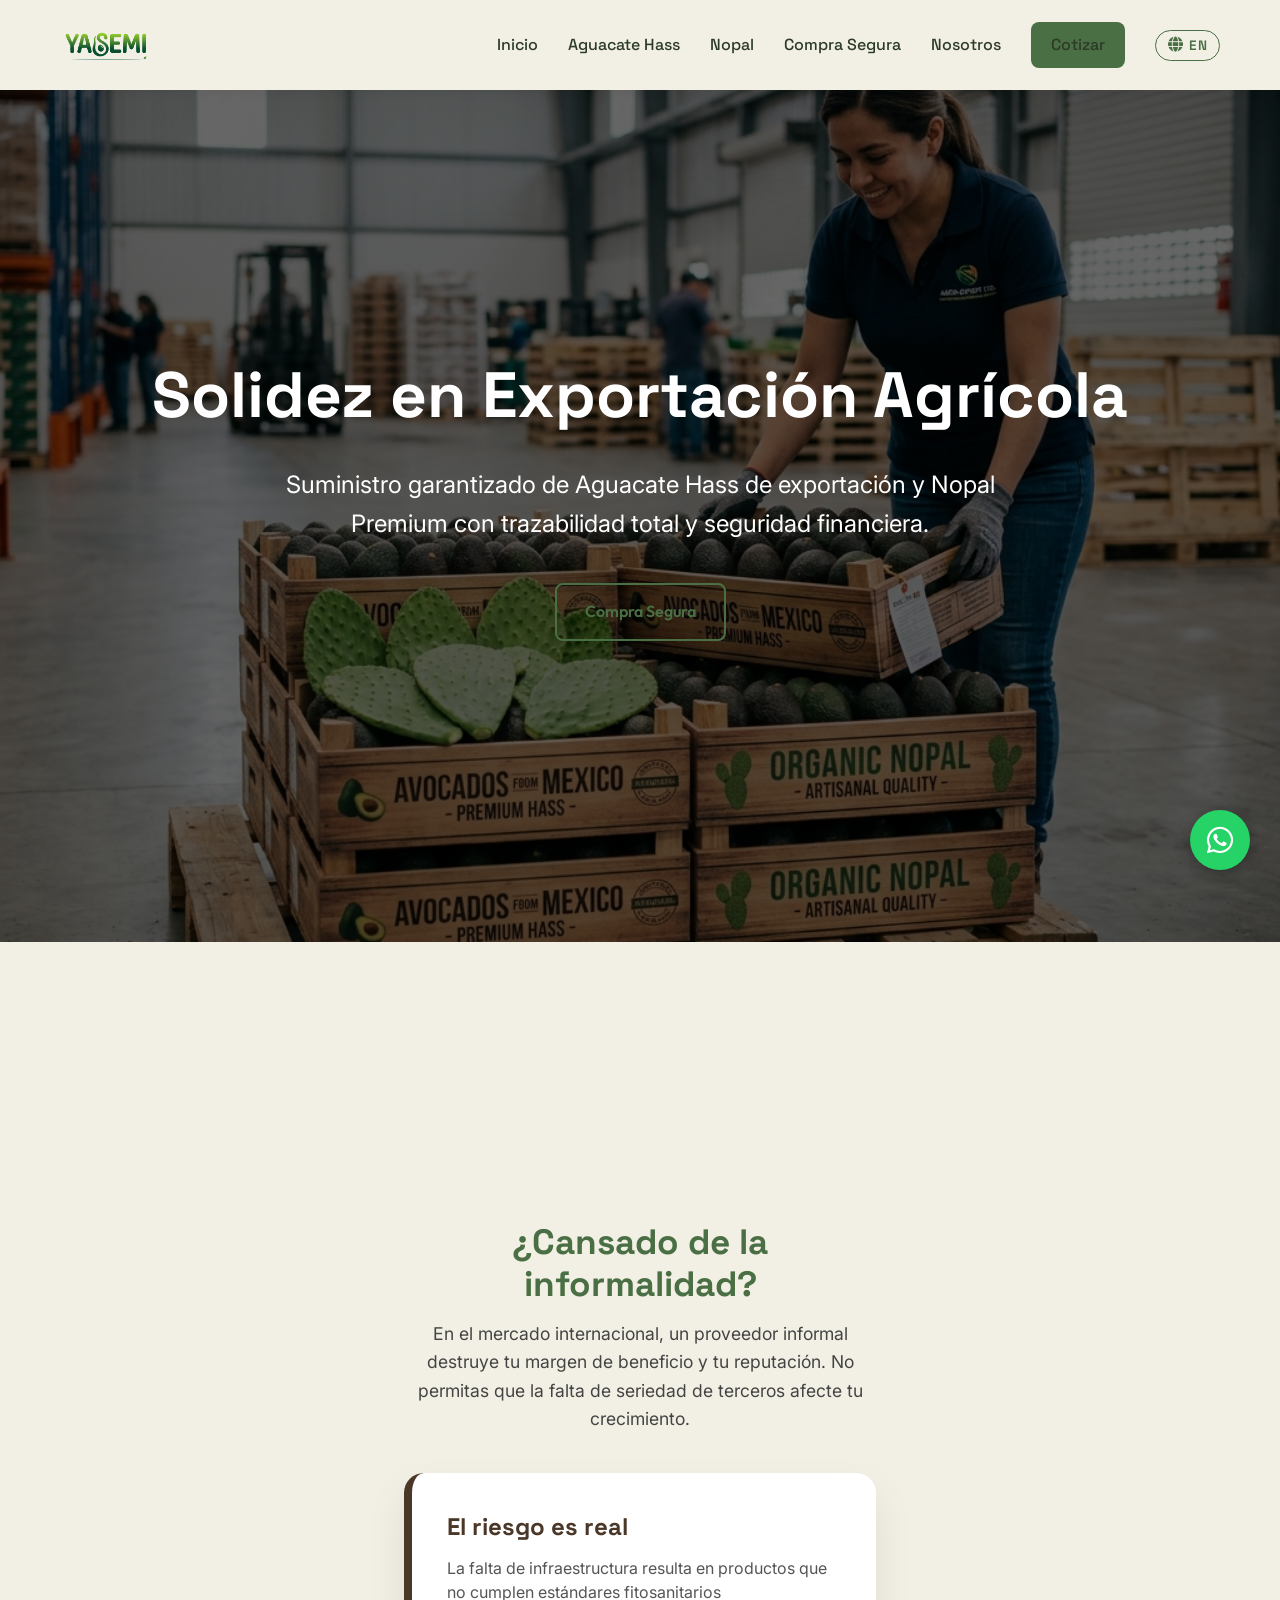
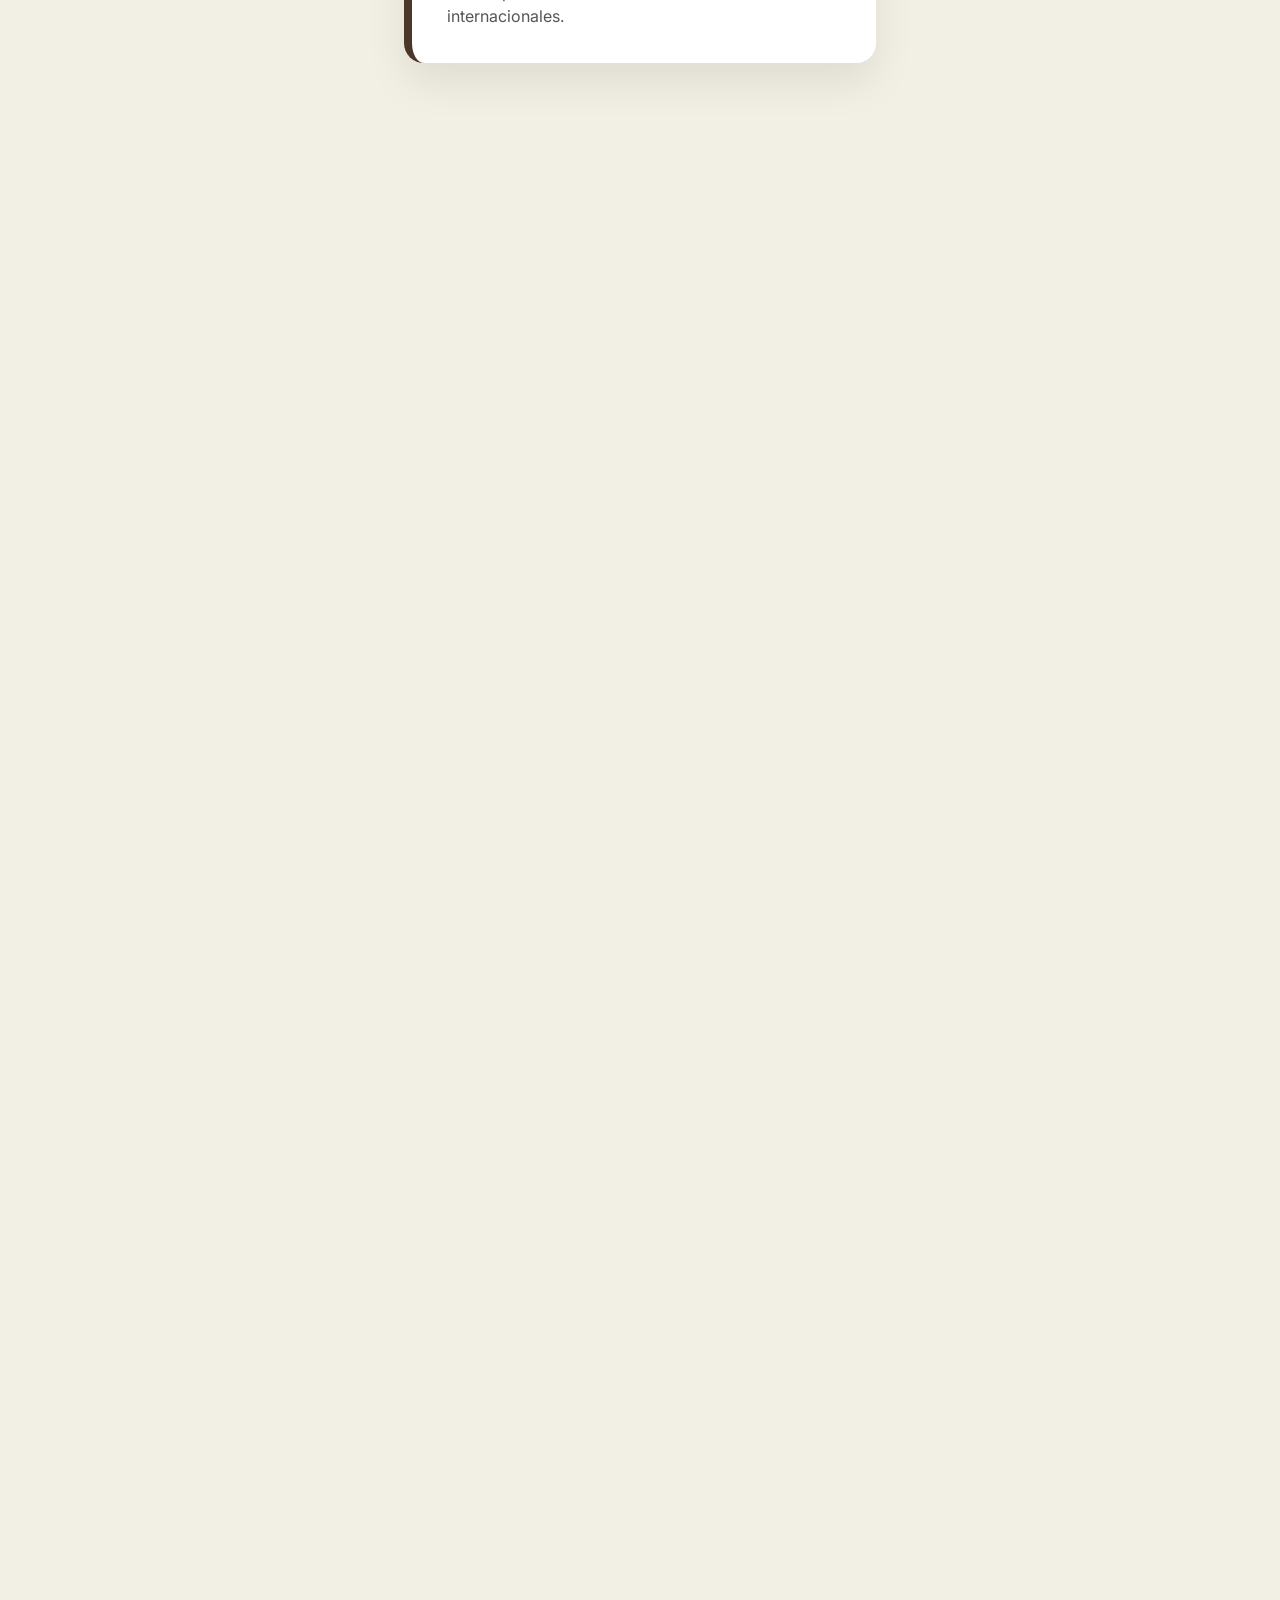
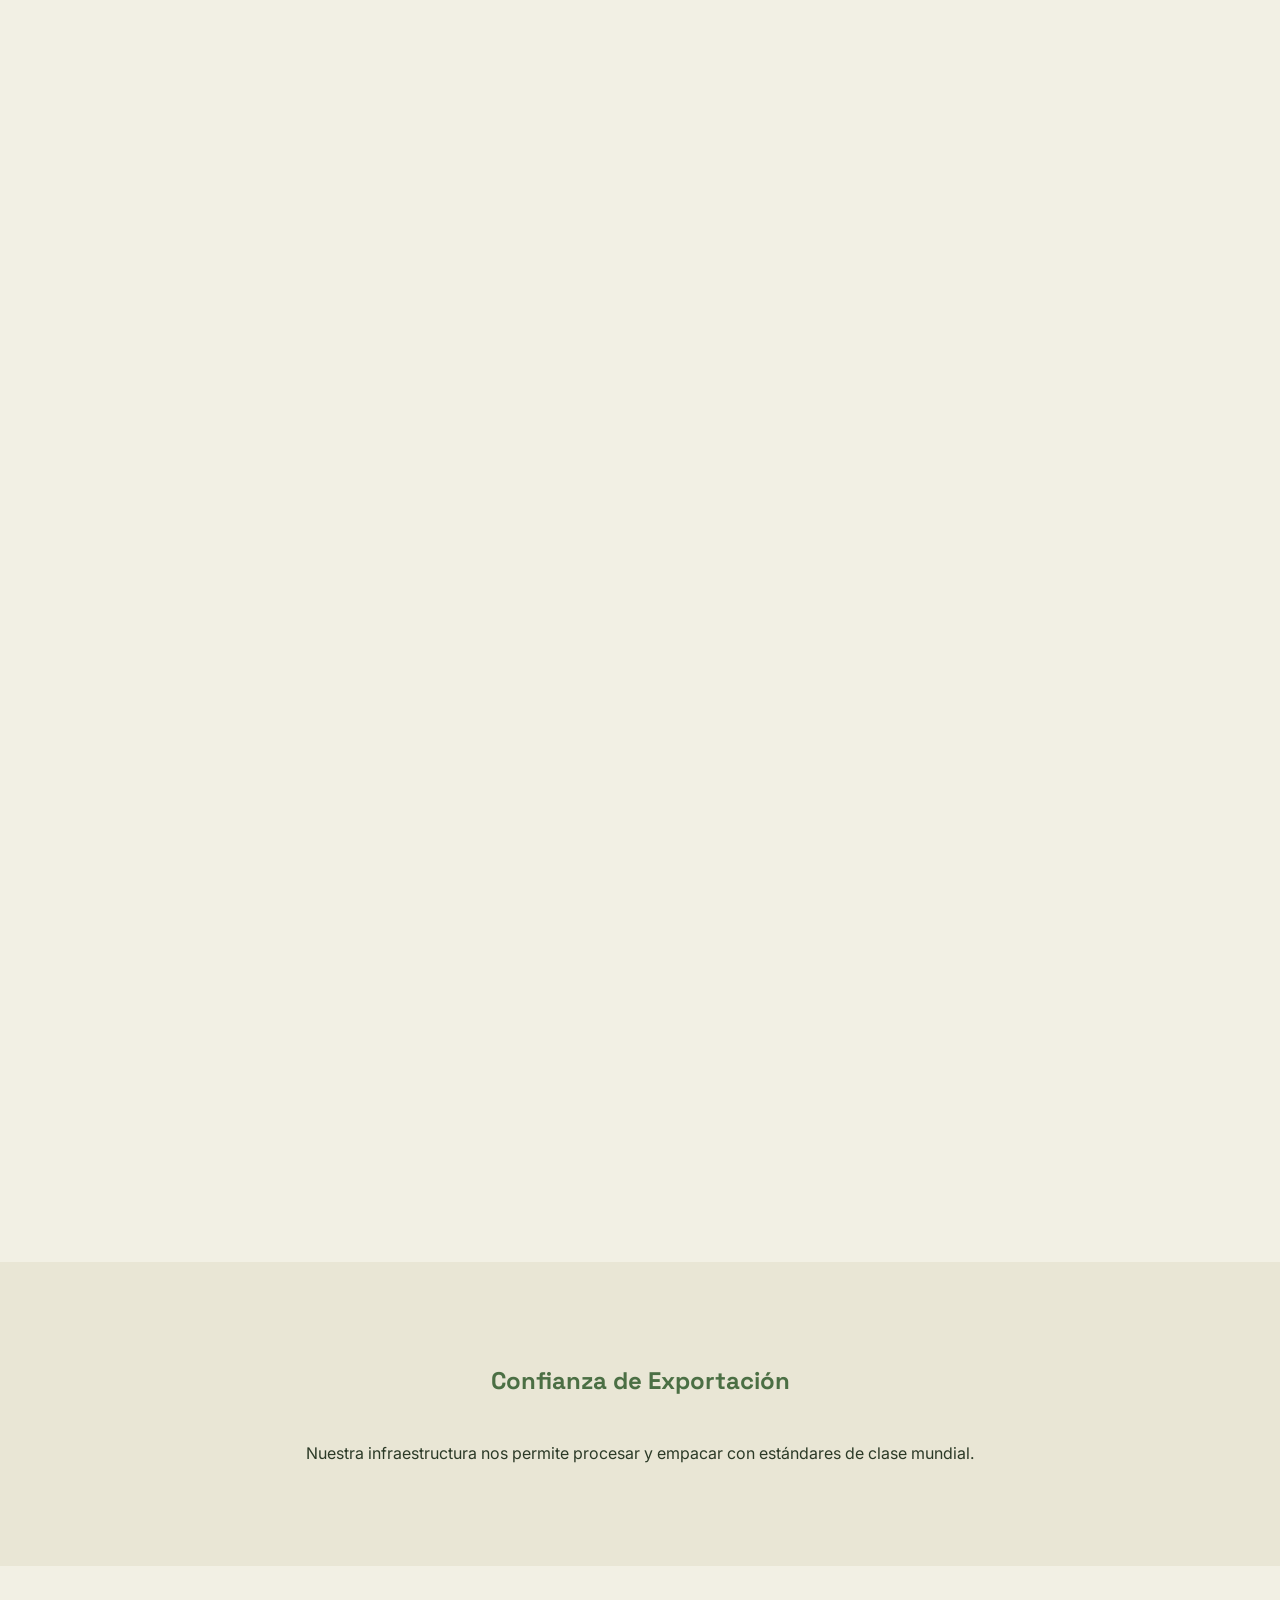
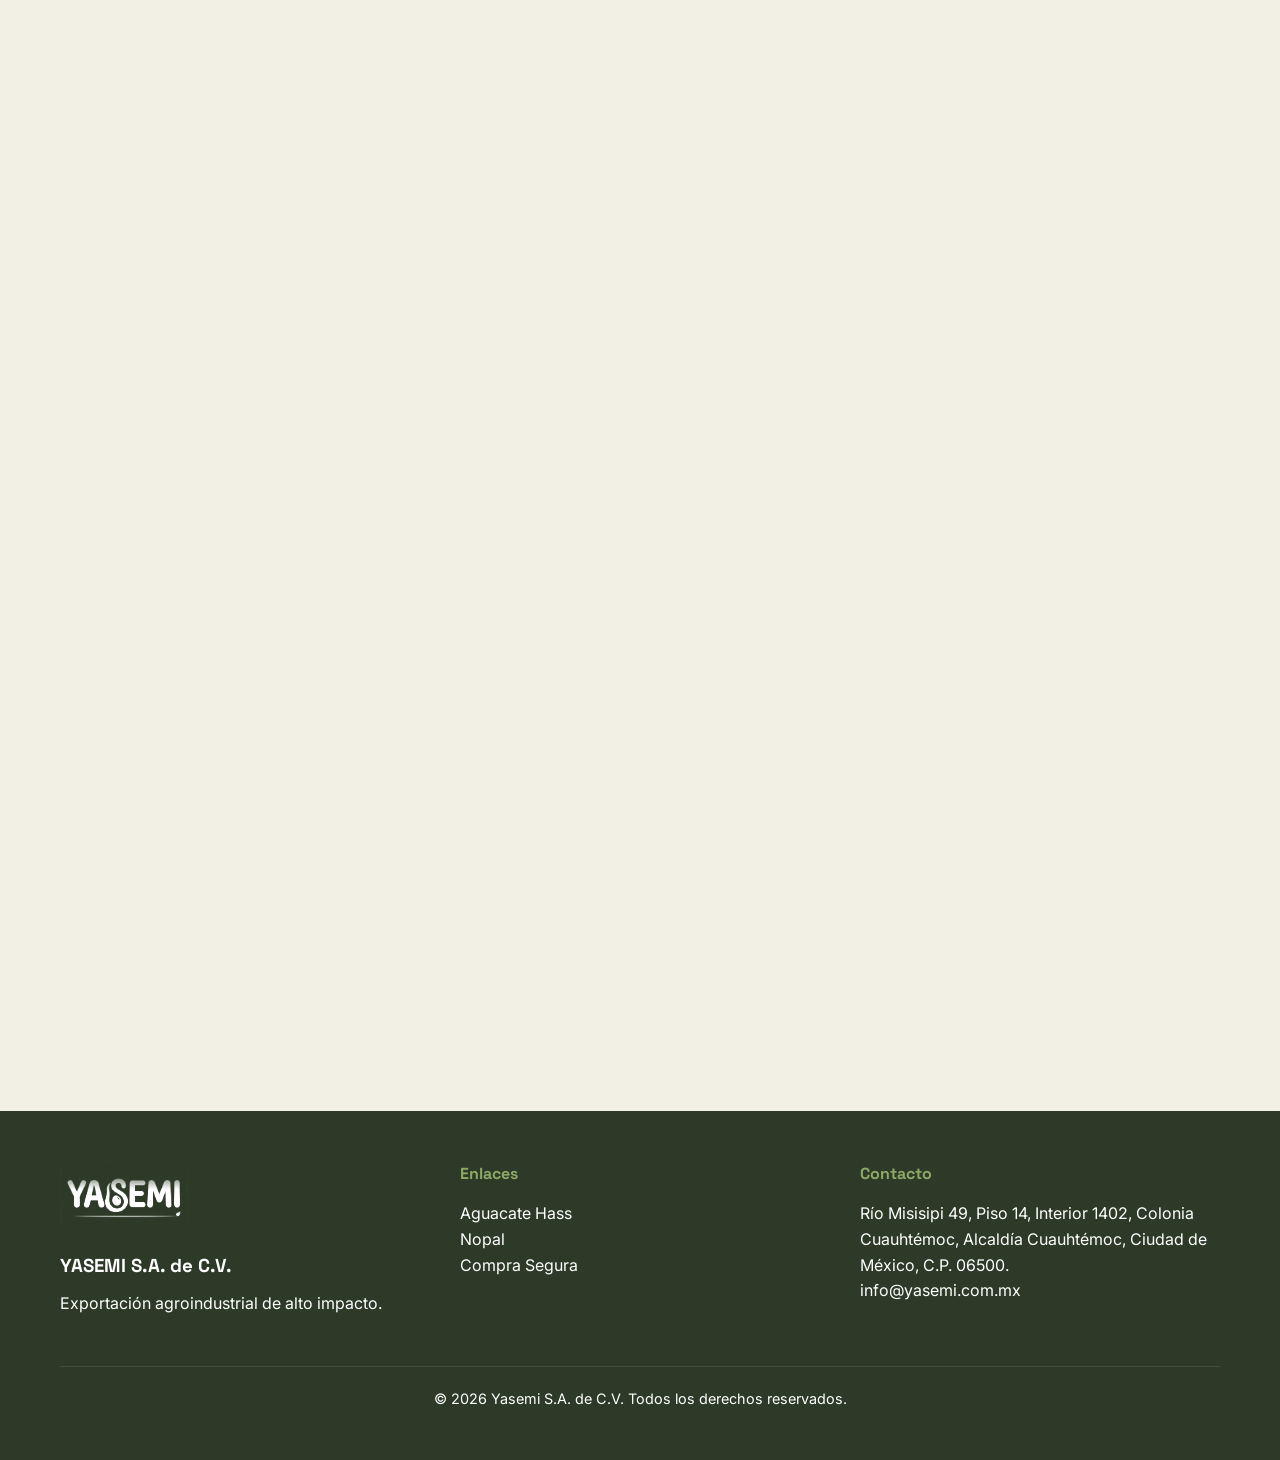
<file: index.html>
<!DOCTYPE html>
<html lang="es">
<head>
    <meta charset="UTF-8">
    <meta name="viewport" content="width=device-width, initial-scale=1.0">
    <meta name="google-site-verification" content="-Ks0clPMk6wn7X6jOwAGqY5-8OkPGLJwfF1V6m7_kwU" />
    <!-- Google Analytics GA4 -->
    <script async src="https://www.googletagmanager.com/gtag/js?id=G-2V7TC8H4LS"></script>
    <script>
      window.dataLayer = window.dataLayer || [];
      function gtag(){dataLayer.push(arguments);}
      gtag('js', new Date());
      gtag('config', 'G-2V7TC8H4LS');
    </script>
    <title data-i18n="index.title">Yasemi S.A. de C.V. | Exportación Premium de Aguacate y Nopal</title>
    <meta name="description" data-i18n="index.metaDesc" content="Yasemi S.A. de C.V. - Líderes en exportación certificada de Aguacate Hass y Nopal desde Michoacán y Milpa Alta. Suministro garantizado con seguridad Escrow.">
    <link rel="stylesheet" href="style.css">
    <link rel="stylesheet" href="https://cdnjs.cloudflare.com/ajax/libs/font-awesome/6.0.0/css/all.min.css">
</head>
<body>

    <div id="preloader">
        <div class="counter">0%</div>
    </div>

    <div class="scroll-line">
        <div class="scroll-line-fill"></div>
    </div>

    <div class="urgency-widget" data-i18n="urgency">

        <i class="fas fa-clock"></i> Capacidad limitada para nuevas cuentas este mes. Suministro sujeto a disponibilidad de cosecha.
    </div>

    <nav id="main-nav">
        <div class="container">
            <a href="index.html" class="logo">
                <img src="iso-logo.jpeg" alt="Yasemi Logo" style="height: 50px;">
            </a>

            <button class="menu-toggle">
                <i class="fas fa-bars"></i>
            </button>

            <div class="nav-links">
                <a href="index.html" data-i18n="nav.home">Inicio</a>
                <a href="aguacate.html" data-i18n="nav.avocado">Aguacate Hass</a>
                <a href="nopal.html" data-i18n="nav.nopal">Nopal</a>
                <a href="seguridad.html" data-i18n="nav.security">Compra Segura</a>
                <a href="nosotros.html" data-i18n="nav.about">Nosotros</a>
                <a href="nosotros.html#contacto" class="btn btn-primary" style="padding: 10px 20px;" data-i18n="nav.quote">Cotizar</a>
                <button class="lang-toggle" aria-label="Cambiar idioma / Switch language">
                    <i class="fas fa-globe"></i><span class="lang-toggle-text">EN</span>
                </button>
            </div>
        </div>
    </nav>

    <section class="hero" style="background: linear-gradient(rgba(0,0,0,0.6), rgba(0,0,0,0.6)), url('hero-bg.png'); background-size: cover; background-position: center;">
        <div class="container">
            <h1 data-i18n="index.hero.title">Solidez en Exportación Agrícola</h1>
            <p style="font-size: 1.5rem; margin-bottom: 30px; max-width: 800px; margin-left: auto; margin-right: auto;" data-i18n="index.hero.subtitle">
                Suministro garantizado de Aguacate Hass de exportación y Nopal Premium con trazabilidad total y seguridad financiera.
            </p>
            <div style="margin-top: 40px; display: flex; gap: 20px; justify-content: center; flex-wrap: wrap;">
                <a href="seguridad.html" class="btn btn-outline" data-i18n="index.hero.escrow">Modelo Escrow</a>
            </div>
        </div>
    </section>

    <!-- NUEVO SISTEMA HORIZONTAL ROBUSTO -->
    <div class="horizontal-scroll-wrapper" id="horizontal-wrapper">
        <div class="horizontal-scroll-sticky">
            <div class="horizontal-scroll-track" id="horizontal-track">

                <!-- Módulo 1: Problema -->
                <div class="h-module">
                    <div class="container" style="max-width: 800px; text-align: center;">
                        <div style="margin-bottom: 40px;">
                            <h2 style="color: var(--primary); font-size: 2.2rem; line-height: 1.2; margin-bottom: 15px;" data-i18n="index.mod1.title">¿Cansado de la informalidad?</h2>
                            <p style="font-size: 1.1rem; color: #444; max-width: 600px; margin: 0 auto;" data-i18n="index.mod1.text">
                                En el mercado internacional, un proveedor informal destruye tu margen de beneficio y tu reputación. No permitas que la falta de seriedad de terceros afecte tu crecimiento.
                            </p>
                        </div>
                        <div style="background: white; padding: 35px; border-radius: 20px; box-shadow: 0 20px 40px rgba(0,0,0,0.08); border-left: 8px solid var(--accent-brown); text-align: left; max-width: 500px; margin: 0 auto;">
                            <h3 style="color: var(--accent-brown); font-size: 1.5rem; margin-bottom: 10px;" data-i18n="index.mod1.riskTitle">El riesgo es real</h3>
                            <p style="font-size: 1rem; line-height: 1.5; color: #555;" data-i18n="index.mod1.riskText">La falta de infraestructura resulta en productos que no cumplen estándares fitosanitarios internacionales.</p>
                        </div>
                    </div>
                </div>

                <!-- Módulo 2: Agitación -->
                <div class="h-module" style="background: var(--primary); color: white;">
                    <div class="container" style="max-width: 900px;">
                        <h2 style="color: white; font-size: 2.2rem; margin-bottom: 40px; text-align: center;" data-i18n="index.mod2.title">No te la juegues con intermediarios</h2>
                        <div class="responsive-grid">
                            <div style="display: flex; align-items: center; gap: 25px; padding: 25px 30px; background: rgba(255,255,255,0.1); border-radius: 20px; backdrop-filter: blur(10px); border: 1px solid rgba(255,255,255,0.2);">
                                <i class="fas fa-exclamation-triangle" style="font-size: 2rem; color: #ffcc00; flex-shrink: 0; width: 50px; text-align: center;"></i>
                                <div>
                                    <h3 style="color: white; font-size: 1.4rem; margin-bottom: 5px;" data-i18n="index.mod2.rejTitle">Rechazos</h3>
                                    <p style="color: rgba(255,255,255,0.9); margin: 0; font-size: 0.95rem;" data-i18n="index.mod2.rejText">Certificaciones mal gestionadas son dinero perdido.</p>
                                </div>
                            </div>
                            <div style="display: flex; align-items: center; gap: 25px; padding: 25px 30px; background: rgba(255,255,255,0.1); border-radius: 20px; backdrop-filter: blur(10px); border: 1px solid rgba(255,255,255,0.2);">
                                <i class="fas fa-clock" style="font-size: 2rem; color: #ffcc00; flex-shrink: 0; width: 50px; text-align: center;"></i>
                                <div>
                                    <h3 style="color: white; font-size: 1.4rem; margin-bottom: 5px;" data-i18n="index.mod2.delTitle">Retrasos</h3>
                                    <p style="color: rgba(255,255,255,0.9); margin: 0; font-size: 0.95rem;" data-i18n="index.mod2.delText">Cada hora de retraso es un día menos de anaquel.</p>
                                </div>
                            </div>
                            <div style="display: flex; align-items: center; gap: 25px; padding: 25px 30px; background: rgba(255,255,255,0.1); border-radius: 20px; backdrop-filter: blur(10px); border: 1px solid rgba(255,255,255,0.2); grid-column: 1 / -1;">
                                <i class="fas fa-chart-line" style="font-size: 2rem; color: #ffcc00; flex-shrink: 0; width: 50px; text-align: center; transform: rotate(180deg);"></i>
                                <div>
                                    <h3 style="color: white; font-size: 1.4rem; margin-bottom: 5px;" data-i18n="index.mod2.lossTitle">Pérdidas Reales</h3>
                                    <p style="color: rgba(255,255,255,0.9); margin: 0; font-size: 0.95rem;" data-i18n="index.mod2.lossText">Los intermediarios sin activos devoran tus ganancias reales en cada paso del proceso logístico.</p>
                                </div>
                            </div>
                        </div>
                    </div>
                </div>

                <!-- Módulo 3: Solución -->
                <div class="h-module">
                    <div class="container" style="max-width: 1000px;">
                        <div style="text-align: center; margin-bottom: 40px;">
                            <h2 style="color: var(--primary); font-size: 2.2rem;" data-i18n="index.mod3.title">Yasemi: Solución Integral</h2>
                            <p style="margin: 0 auto; font-size: 1.1rem; color: #555;" data-i18n="index.mod3.subtitle">Controlamos toda la cadena para garantizar frescura absoluta.</p>
                        </div>
                        <div style="display: flex; flex-direction: column; gap: 25px;">
                            <div class="solution-card">
                                <img src="avocado.png" style="width: 250px; object-fit: cover; flex-shrink: 0;">
                                <div style="padding: 25px 40px; display: flex; flex-direction: column; justify-content: center; flex-grow: 1;">
                                    <div style="margin-bottom: 8px;">
                                        <span style="background: var(--bg-cream); padding: 3px 10px; border-radius: 4px; font-size: 0.75rem; font-weight: 700; color: var(--primary); letter-spacing: 1px;" data-i18n="index.mod3.tagExport">EXPORTACIÓN</span>
                                        <h4 style="font-size: 1.35rem; margin: 4px 0 0 0; color: var(--primary); line-height: 1.1;" data-i18n="index.mod3.avocado">Aguacate Hass</h4>
                                    </div>
                                    <p style="font-size: 1rem; color: #555; margin: 0; line-height: 1.4;" data-i18n="index.mod3.avocadoText">Calibres 32-70, empaque personalizado y trazabilidad total desde el huerto.</p>
                                </div>
                            </div>
                            <div class="solution-card">
                                <img src="nopal.png" style="width: 250px; object-fit: cover; flex-shrink: 0;">
                                <div style="padding: 25px 40px; display: flex; flex-direction: column; justify-content: center; flex-grow: 1;">
                                    <div style="margin-bottom: 8px;">
                                        <span style="background: var(--bg-cream); padding: 3px 10px; border-radius: 4px; font-size: 0.75rem; font-weight: 700; color: var(--primary); letter-spacing: 1px;" data-i18n="index.mod3.tagNatural">100% NATURAL</span>
                                        <h4 style="font-size: 1.35rem; margin: 4px 0 0 0; color: var(--primary); line-height: 1.1;" data-i18n="index.mod3.nopal">Nopal</h4>
                                    </div>
                                    <p style="font-size: 1rem; color: #555; margin: 0; line-height: 1.4;" data-i18n="index.mod3.nopalText">Producción sustentable nacional, cultivo libre de pesticidas con excelente vida post-cosecha.</p>
                                </div>
                            </div>
                        </div>
                    </div>
                </div>

                <!-- Módulo 4: Promesa -->
                <div class="h-module" style="background: linear-gradient(rgba(75, 111, 68, 0.85), rgba(75, 111, 68, 0.85)), url('hero-bg.png'); background-size: cover; background-position: center; color: white;">
                    <div class="container" style="max-width: 900px;">
                        <h2 style="color: white; font-size: 2.2rem; text-align: center; margin-bottom: 40px;" data-i18n="index.mod4.title">Nuestra Promesa de Valor</h2>
                        <div style="display: flex; flex-direction: column; gap: 15px;">
                            <div style="display: flex; align-items: center; gap: 30px; padding: 25px 40px; background: rgba(255,255,255,0.1); border-radius: 20px; backdrop-filter: blur(10px); border: 1px solid rgba(255,255,255,0.2);">
                                <i class="fas fa-leaf" style="font-size: 2.5rem; color: #8DA967; flex-shrink: 0; width: 60px; text-align: center;"></i>
                                <h4 class="promesa-title" data-i18n="index.mod4.p1">Sustentabilidad</h4>
                            </div>
                            <div style="display: flex; align-items: center; gap: 30px; padding: 25px 40px; background: rgba(255,255,255,0.1); border-radius: 20px; backdrop-filter: blur(10px); border: 1px solid rgba(255,255,255,0.2);">
                                <i class="fas fa-shield-alt" style="font-size: 2.5rem; color: #8DA967; flex-shrink: 0; width: 60px; text-align: center;"></i>
                                <h4 class="promesa-title" data-i18n="index.mod4.p2">Trazabilidad</h4>
                            </div>
                            <div style="display: flex; align-items: center; gap: 30px; padding: 25px 40px; background: rgba(255,255,255,0.1); border-radius: 20px; backdrop-filter: blur(10px); border: 1px solid rgba(255,255,255,0.2);">
                                <i class="fas fa-handshake" style="font-size: 2.5rem; color: #8DA967; flex-shrink: 0; width: 60px; text-align: center;"></i>
                                <h4 class="promesa-title" data-i18n="index.mod4.p3">Trato Justo</h4>
                            </div>
                        </div>
                    </div>
                </div>

                <!-- Módulo 5: Trigger -->
                <div class="h-module" style="background: linear-gradient(rgba(0,0,0,0.6), rgba(0,0,0,0.6)), url('logistics_bg.png'); background-size: cover; background-position: center; color: white;">
                    <div class="container" style="text-align: center;">
                        <h2 style="color: white; font-size: 2.2rem;" data-i18n="index.mod5.title">El mercado global no espera</h2>
                        <p style="color: white; margin: 0 auto 40px; font-size: 1.6rem; opacity: 0.9; max-width: 800px;" data-i18n="index.mod5.text">
                            Tu competencia está cerrando contratos de suministro para la próxima temporada. No te quedes fuera de los anaqueles.
                        </p>
                    </div>
                </div>

                <!-- Módulo 6: Certificaciones -->
                <div class="h-module">
                    <div class="container" style="text-align: center;">
                        <h2 style="color: var(--primary); font-size: 2.2rem; margin-bottom: 60px;" data-i18n="index.mod6.title">Calidad Avalada Internacionalmente</h2>
                        <div style="display: grid; grid-template-columns: repeat(4, minmax(0, 1fr)); gap: 40px; opacity: 0.8; width: 100%;">
                            <div style="text-align: center;">
                                <i class="fas fa-certificate" style="font-size: 4rem; color: var(--primary); margin-bottom: 20px;"></i>
                                <p style="font-weight: 700; color: var(--primary); font-size: 1.2rem;">GLOBAL G.A.P.</p>
                            </div>
                            <div style="text-align: center;">
                                <i class="fas fa-check-double" style="font-size: 4rem; color: var(--primary); margin-bottom: 20px;"></i>
                                <p style="font-weight: 700; color: var(--primary); font-size: 1.2rem;">PRIMUS GFS</p>
                            </div>
                            <div style="text-align: center;">
                                <i class="fas fa-shield-alt" style="font-size: 4rem; color: var(--primary); margin-bottom: 20px;"></i>
                                <p style="font-weight: 700; color: var(--primary); font-size: 1.2rem;">FDA APPROVED</p>
                            </div>
                            <div style="text-align: center;">
                                <i class="fas fa-leaf" style="font-size: 4rem; color: var(--primary); margin-bottom: 20px;"></i>
                                <p style="font-weight: 700; color: var(--primary); font-size: 1.2rem;">SENASICA</p>
                            </div>
                        </div>
                    </div>
                </div>
            </div>
        </div>
    </div>




    <!-- T: Testimonio/Prueba Social -->
    <section style="background: #e9e6d5; padding: 100px 0;">

        <div class="container" style="text-align: center;">
            <h2 style="margin-bottom: 40px;" data-i18n="index.testimonial.title">Confianza de Exportación</h2>
            <p data-i18n="index.testimonial.text">Nuestra infraestructura nos permite procesar y empacar con estándares de clase mundial.</p>
        </div>
    </section>

    <!-- O: Oferta -->
    <section id="oferta" class="reveal" style="background: var(--bg-cream);">

        <div class="container">
            <div style="background: var(--accent-brown); color: white; padding: 60px; border-radius: 30px; text-align: center;">
                <h2 style="color: white; font-size: 2.5rem; margin-bottom: 20px;" data-i18n="index.offer.title">Capacidad de Suministro Global</h2>
                <p style="font-size: 1.2rem; margin-bottom: 40px;" data-i18n="index.offer.text">Hasta 15,000 toneladas mensuales con empaque de marca privada y logística integrada.</p>
                <div style="display: flex; justify-content: center; gap: 20px;">
                    <div style="border: 1px solid rgba(255,255,255,0.3); padding: 20px; border-radius: 10px;">
                    <div style="border: 1px solid rgba(255,255,255,0.3); padding: 15px; border-radius: 10px;">
                        <span style="font-size: 1.8rem; font-weight: 800; display: block;">15k</span>
                        <span data-i18n="index.offer.tons">Toneladas / Mes</span>
                    </div>
                    <div style="border: 1px solid rgba(255,255,255,0.3); padding: 15px; border-radius: 10px;">
                        <span style="font-size: 1.8rem; font-weight: 800; display: block;">20+</span>
                        <span data-i18n="index.offer.shelf">Días de Anaquel</span>
                    </div>
                </div>
            </div>
        </div>
    </section>

    <!-- R: Respuesta -->
    <section id="contacto" class="reveal" style="background: white;">

        <div class="container" style="text-align: center;">
            <h2 style="font-size: 2.5rem; margin-bottom: 20px;" data-i18n="index.cta.title">Inicie su Operación de Importación</h2>
            <p style="margin-bottom: 40px;" data-i18n="index.cta.text">Nuestro equipo técnico le contactará en menos de 24 horas.</p>
            <a href="nosotros.html#contacto" class="btn btn-primary" style="font-size: 1.2rem; padding: 20px 40px;" data-i18n="index.cta.btn">Solicitar Cotización de Exportación</a>
        </div>
    </section>

    <footer style="background: var(--text-dark); color: white; padding: 50px 0;">
        <div class="container">
            <div style="display: grid; grid-template-columns: repeat(auto-fit, minmax(200px, 1fr)); gap: 40px;">
                <div>
                    <img src="iso-logo.jpeg" alt="Yasemi Logo" style="height: 70px; border-radius: 8px; margin-bottom: 20px;">
                    <h3 style="color: white; margin-bottom: 10px;">YASEMI S.A. de C.V.</h3>
                    <p data-i18n="footer.tagline">Exportación agroindustrial de alto impacto.</p>
                </div>
                <div>
                    <h4 style="color: var(--secondary); margin-bottom: 15px;" data-i18n="footer.links">Enlaces</h4>
                    <ul style="list-style: none;">
                        <li><a href="aguacate.html" style="color: white; text-decoration: none;" data-i18n="nav.avocado">Aguacate Hass</a></li>
                        <li><a href="nopal.html" style="color: white; text-decoration: none;" data-i18n="nav.nopal">Nopal</a></li>
                        <li><a href="seguridad.html" style="color: white; text-decoration: none;" data-i18n="nav.security">Compra Segura</a></li>
                    </ul>
                </div>
                <div>
                    <h4 style="color: var(--secondary); margin-bottom: 15px;" data-i18n="footer.contact">Contacto</h4>
                    <p data-i18n="footer.locationCDMX">CDMX, Colonia Cuauhtémoc</p>
                    <p>info@yasemi.com.mx</p>
                </div>
            </div>
            <div style="border-top: 1px solid rgba(255,255,255,0.1); margin-top: 50px; padding-top: 20px; text-align: center; font-size: 0.9rem;" data-i18n="footer.rights2026">
                &copy; 2026 Yasemi S.A. de C.V. Todos los derechos reservados.
            </div>
        </div>
    </footer>

    <a href="https://wa.me/524491522066" class="whatsapp-btn" target="_blank">
        <i class="fab fa-whatsapp"></i>
    </a>

    <script src="main.js"></script>
</body>

</html>
</file>
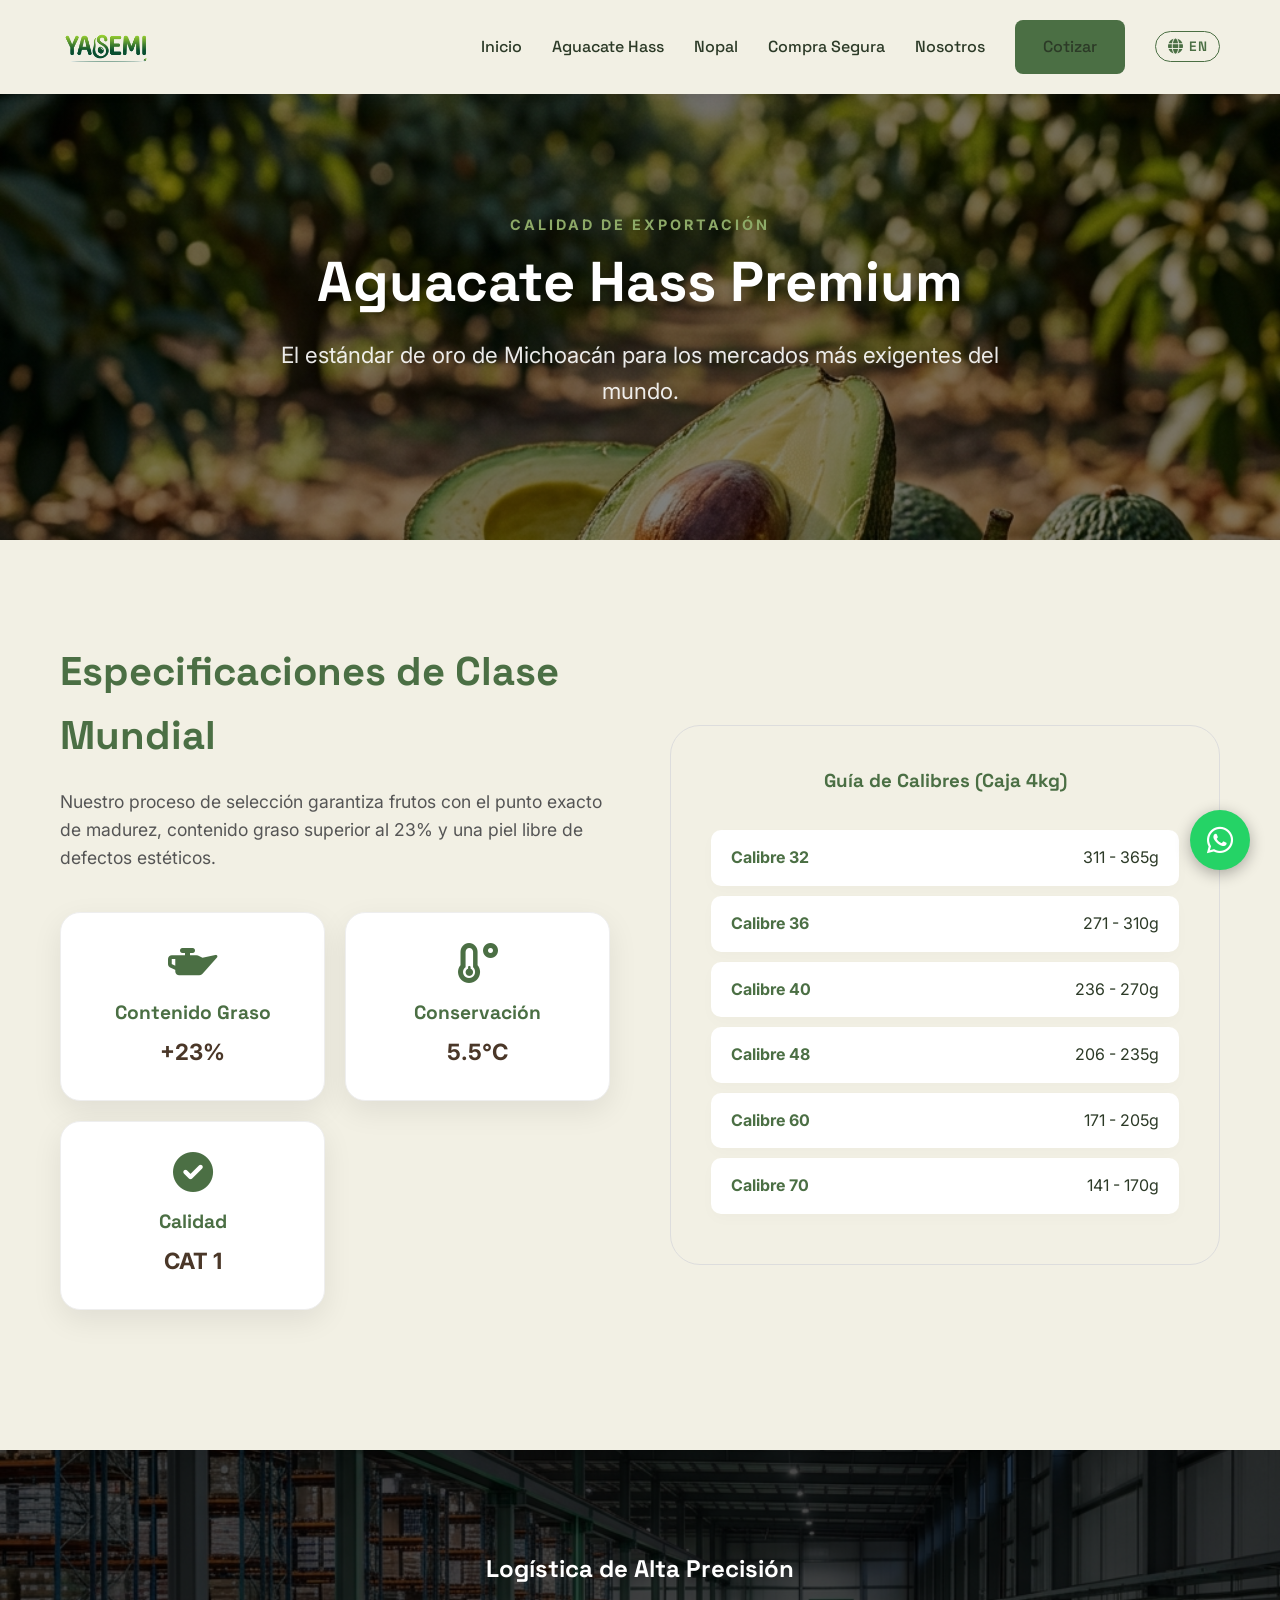
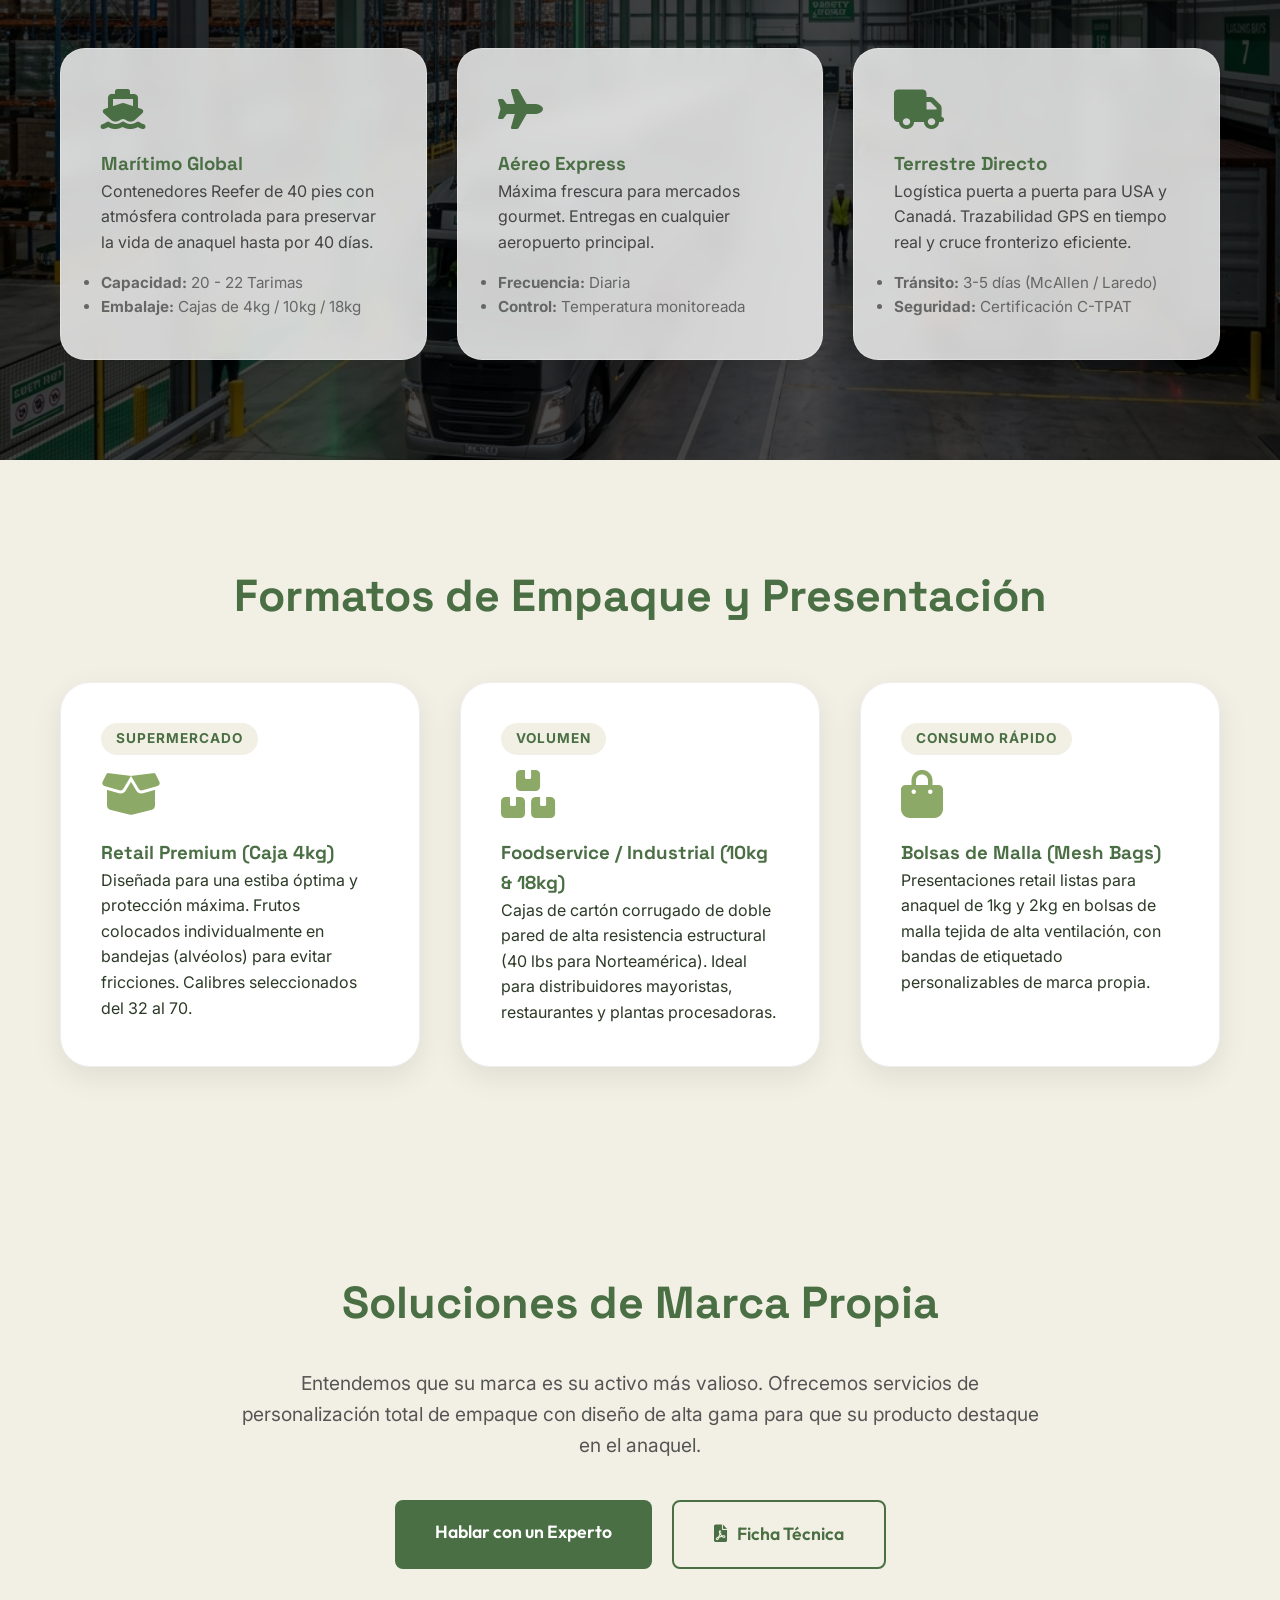
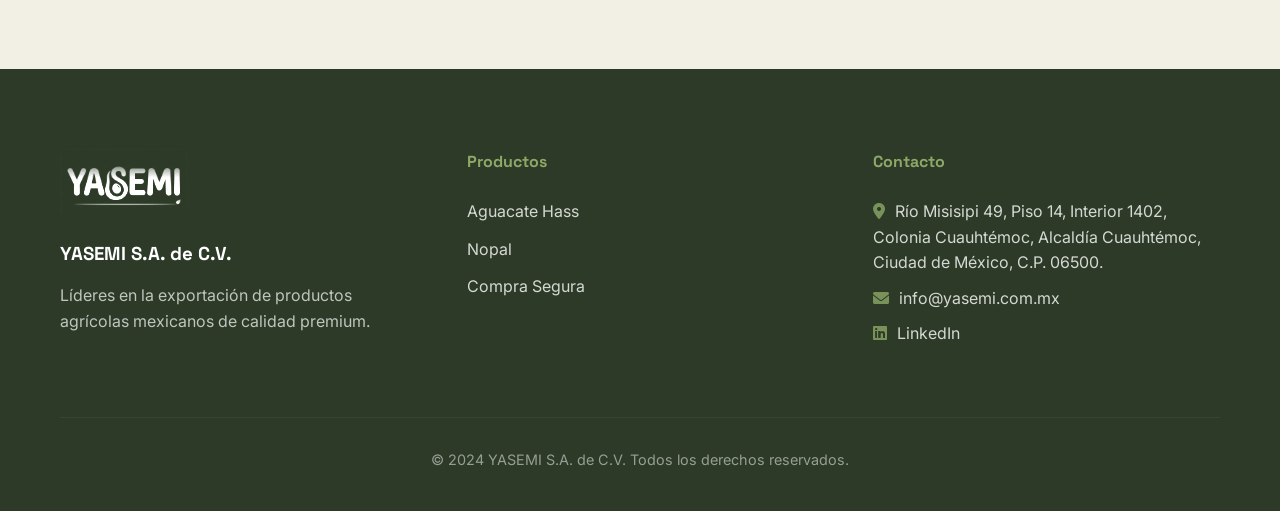
<file: aguacate.html>
<!DOCTYPE html>
<html lang="es">
<head>
    <meta charset="UTF-8">
    <meta name="viewport" content="width=device-width, initial-scale=1.0">
    <meta name="google-site-verification" content="-Ks0clPMk6wn7X6jOwAGqY5-8OkPGLJwfF1V6m7_kwU" />
    <!-- Google Analytics GA4 -->
    <script async src="https://www.googletagmanager.com/gtag/js?id=G-2V7TC8H4LS"></script>
    <script>
      window.dataLayer = window.dataLayer || [];
      function gtag(){dataLayer.push(arguments);}
      gtag('js', new Date());
      gtag('config', 'G-2V7TC8H4LS');
    </script>
    <title data-i18n="aguacate.title">Aguacate Hass Premium | Yasemi S.A. de C.V.</title>
    <link rel="stylesheet" href="style.css">
    <link rel="stylesheet" href="https://cdnjs.cloudflare.com/ajax/libs/font-awesome/6.0.0/css/all.min.css">
    <style>
        .hero-internal {
            height: 60vh;
            display: flex;
            align-items: center;
            justify-content: center;
            background: linear-gradient(rgba(0,0,0,0.5), rgba(0,0,0,0.5)), url('avocado_hero.png');
            background-size: cover;
            background-position: center;
            background-attachment: fixed;
            color: white;
            text-align: center;
            padding-top: 80px;
        }
        .hero-internal h1 {
            color: white;
            font-size: 3.5rem;
            margin-bottom: 10px;
            text-shadow: 0 4px 10px rgba(0,0,0,0.3);
        }
        .hero-internal p {
            font-size: 1.4rem;
            max-width: 800px;
            margin: 0 auto;
            opacity: 0.9;
        }

        .specs-grid {
            display: grid;
            grid-template-columns: repeat(auto-fit, minmax(200px, 1fr));
            gap: 20px;
            margin: 40px 0;
        }

        .spec-item {
            background: white;
            padding: 30px;
            border-radius: 20px;
            text-align: center;
            box-shadow: var(--shadow);
            border: 1px solid #eee;
            transition: var(--transition);
        }

        .spec-item:hover {
            transform: translateY(-10px);
            border-color: var(--primary);
        }

        .spec-item i {
            font-size: 2.5rem;
            color: var(--primary);
            margin-bottom: 15px;
        }

        .spec-item h4 {
            font-size: 1.2rem;
            margin-bottom: 5px;
        }

        .spec-item span {
            font-weight: 700;
            color: var(--accent-brown);
            font-size: 1.4rem;
        }

        .logistics-card {
            background: rgba(255,255,255,0.8);
            backdrop-filter: blur(10px);
            padding: 40px;
            border-radius: 25px;
            box-shadow: var(--shadow);
            border: 1px solid rgba(255,255,255,0.3);
            transition: var(--transition);
        }

        .logistics-card:hover {
            background: white;
            transform: scale(1.02);
        }

        .premium-table {
            width: 100%;
            border-collapse: separate;
            border-spacing: 0 10px;
        }

        .premium-table tr {
            background: white;
            box-shadow: 0 5px 15px rgba(0,0,0,0.02);
            border-radius: 10px;
        }

        .premium-table td {
            padding: 15px 20px;
        }

        .premium-table td:first-child {
            border-radius: 10px 0 0 10px;
            font-weight: 700;
            color: var(--primary);
        }

        .premium-table td:last-child {
            border-radius: 0 10px 10px 0;
            text-align: right;
        }
    </style>
</head>
<body>

    <div id="preloader">
        <div class="counter">0%</div>
    </div>

    <div class="scroll-line">
        <div class="scroll-line-fill"></div>
    </div>

    <nav id="main-nav">
        <div class="container">
            <a href="index.html" class="logo">
                <img src="iso-logo.jpeg" alt="Yasemi Logo" style="height: 50px;">
            </a>
            
            <button class="menu-toggle">
                <i class="fas fa-bars"></i>
            </button>

            <div class="nav-links">
                <a href="index.html" data-i18n="nav.home">Inicio</a>
                <a href="aguacate.html" data-i18n="nav.avocado">Aguacate Hass</a>
                <a href="nopal.html" data-i18n="nav.nopal">Nopal</a>
                <a href="seguridad.html" data-i18n="nav.security">Compra Segura</a>
                <a href="nosotros.html" data-i18n="nav.about">Nosotros</a>
                <a href="nosotros.html#contacto" class="btn btn-primary" data-i18n="nav.quote">Cotizar</a>
                <button class="lang-toggle" aria-label="Cambiar idioma / Switch language">
                    <i class="fas fa-globe"></i><span class="lang-toggle-text">EN</span>
                </button>
            </div>
        </div>
    </nav>

    <header class="hero-internal">
        <div class="container">
            <span style="text-transform: uppercase; letter-spacing: 3px; font-weight: 700; font-size: 0.9rem; color: var(--secondary);" data-i18n="aguacate.hero.tag">Calidad de Exportación</span>
            <h1 data-i18n="aguacate.hero.title">Aguacate Hass Premium</h1>
            <p data-i18n="aguacate.hero.subtitle">El estándar de oro de Michoacán para los mercados más exigentes del mundo.</p>
        </div>
    </header>

    <section class="reveal">
        <div class="container">
            <div style="display: grid; grid-template-columns: 1fr 1fr; gap: 60px; align-items: center;">
                <div>
                    <h2 style="font-size: 2.5rem; margin-bottom: 20px;" data-i18n="aguacate.specs.title">Especificaciones de Clase Mundial</h2>
                    <p style="font-size: 1.1rem; color: #555; margin-bottom: 30px;" data-i18n="aguacate.specs.text">
                        Nuestro proceso de selección garantiza frutos con el punto exacto de madurez, contenido graso superior al 23% y una piel libre de defectos estéticos.
                    </p>
                    <div class="specs-grid">
                        <div class="spec-item">
                            <i class="fas fa-oil-can"></i>
                            <h4 data-i18n="aguacate.specs.fat">Contenido Graso</h4>
                            <span>+23%</span>
                        </div>
                        <div class="spec-item">
                            <i class="fas fa-temperature-low"></i>
                            <h4 data-i18n="aguacate.specs.preservation">Conservación</h4>
                            <span>5.5°C</span>
                        </div>
                        <div class="spec-item">
                            <i class="fas fa-check-circle"></i>
                            <h4 data-i18n="aguacate.specs.quality">Calidad</h4>
                            <span>CAT 1</span>
                        </div>
                    </div>
                </div>
                <div style="background: var(--bg-cream); padding: 40px; border-radius: 30px; border: 1px solid #ddd;">
                    <h3 style="margin-bottom: 25px; text-align: center;" data-i18n="aguacate.gauge.title">Guía de Calibres (Caja 4kg)</h3>
                    <table class="premium-table">
                        <tr><td>Calibre 32</td><td>311 - 365g</td></tr>
                        <tr><td>Calibre 36</td><td>271 - 310g</td></tr>
                        <tr><td>Calibre 40</td><td>236 - 270g</td></tr>
                        <tr><td>Calibre 48</td><td>206 - 235g</td></tr>
                        <tr><td>Calibre 60</td><td>171 - 205g</td></tr>
                        <tr><td>Calibre 70</td><td>141 - 170g</td></tr>
                    </table>
                </div>
            </div>
        </div>
    </section>

    <section class="reveal" style="background: linear-gradient(rgba(0,0,0,0.7), rgba(0,0,0,0.7)), url('logistics_hero.png'); background-size: cover; background-position: center; background-attachment: fixed; color: white;">
        <div class="container">
            <h2 style="text-align: center; margin-bottom: 60px; color: white;" data-i18n="aguacate.logistics.title">Logística de Alta Precisión</h2>
            <div style="display: grid; grid-template-columns: repeat(auto-fit, minmax(300px, 1fr)); gap: 30px;">
                <div class="logistics-card">
                    <i class="fas fa-ship" style="font-size: 2.5rem; color: var(--primary); margin-bottom: 20px;"></i>
                    <h3 style="color: var(--primary);" data-i18n="aguacate.logistics.seaTitle">Marítimo Global</h3>
                    <p style="color: #444;" data-i18n="aguacate.logistics.seaText">Contenedores Reefer de 40 pies con atmósfera controlada para preservar la vida de anaquel hasta por 40 días.</p>
                    <ul style="margin-top: 15px; color: #666; font-size: 0.95rem;">
                        <li data-i18n="aguacate.logistics.seaCap"><strong>Capacidad:</strong> 20 - 22 Tarimas</li>
                        <li data-i18n="aguacate.logistics.seaPack"><strong>Embalaje:</strong> Cajas de 4kg / 10kg / 18kg</li>
                    </ul>
                </div>
                <div class="logistics-card">
                    <i class="fas fa-plane" style="font-size: 2.5rem; color: var(--primary); margin-bottom: 20px;"></i>
                    <h3 style="color: var(--primary);" data-i18n="aguacate.logistics.airTitle">Aéreo Express</h3>
                    <p style="color: #444;" data-i18n="aguacate.logistics.airText">Máxima frescura para mercados gourmet. Entregas en cualquier aeropuerto principal.</p>
                    <ul style="margin-top: 15px; color: #666; font-size: 0.95rem;">
                        <li data-i18n="aguacate.logistics.airFreq"><strong>Frecuencia:</strong> Diaria</li>
                        <li data-i18n="aguacate.logistics.airCtrl"><strong>Control:</strong> Temperatura monitoreada</li>
                    </ul>
                </div>
                <div class="logistics-card">
                    <i class="fas fa-truck" style="font-size: 2.5rem; color: var(--primary); margin-bottom: 20px;"></i>
                    <h3 style="color: var(--primary);" data-i18n="aguacate.logistics.landTitle">Terrestre Directo</h3>
                    <p style="color: #444;" data-i18n="aguacate.logistics.landText">Logística puerta a puerta para USA y Canadá. Trazabilidad GPS en tiempo real y cruce fronterizo eficiente.</p>
                    <ul style="margin-top: 15px; color: #666; font-size: 0.95rem;">
                        <li data-i18n="aguacate.logistics.landTransit"><strong>Tránsito:</strong> 3-5 días (McAllen / Laredo)</li>
                        <li data-i18n="aguacate.logistics.landSec"><strong>Seguridad:</strong> Certificación C-TPAT</li>
                    </ul>
                </div>
            </div>
        </div>
    </section>

    <section class="reveal" style="background: var(--bg-cream);">
        <div class="container">
            <h2 style="text-align: center; font-size: 2.8rem; margin-bottom: 50px;" data-i18n="aguacate.formats.title">Formatos de Empaque y Presentación</h2>
            <div style="display: grid; grid-template-columns: repeat(auto-fit, minmax(300px, 1fr)); gap: 40px;">
                <div class="info-card">
                    <span class="benefit-tag" data-i18n="aguacate.formats.tag1">Supermercado</span>
                    <i class="fas fa-box-open"></i>
                    <h3 data-i18n="aguacate.formats.f1Title">Retail Premium (Caja 4kg)</h3>
                    <p data-i18n="aguacate.formats.f1Text">Diseñada para una estiba óptima y protección máxima. Frutos colocados individualmente en bandejas (alvéolos) para evitar fricciones. Calibres seleccionados del 32 al 70.</p>
                </div>
                <div class="info-card">
                    <span class="benefit-tag" data-i18n="aguacate.formats.tag2">Volumen</span>
                    <i class="fas fa-boxes"></i>
                    <h3 data-i18n="aguacate.formats.f2Title">Foodservice / Industrial (10kg & 18kg)</h3>
                    <p data-i18n="aguacate.formats.f2Text">Cajas de cartón corrugado de doble pared de alta resistencia estructural (40 lbs para Norteamérica). Ideal para distribuidores mayoristas, restaurantes y plantas procesadoras.</p>
                </div>
                <div class="info-card">
                    <span class="benefit-tag" data-i18n="aguacate.formats.tag3">Consumo Rápido</span>
                    <i class="fas fa-shopping-bag"></i>
                    <h3 data-i18n="aguacate.formats.f3Title">Bolsas de Malla (Mesh Bags)</h3>
                    <p data-i18n="aguacate.formats.f3Text">Presentaciones retail listas para anaquel de 1kg y 2kg en bolsas de malla tejida de alta ventilación, con bandas de etiquetado personalizables de marca propia.</p>
                </div>
            </div>
        </div>
    </section>

    <section class="reveal" style="text-align: center;">
        <div class="container">
            <h2 style="font-size: 2.8rem; margin-bottom: 30px;" data-i18n="aguacate.brand.title">Soluciones de Marca Propia</h2>
            <p style="max-width: 800px; margin: 0 auto 40px; font-size: 1.2rem; color: #555;" data-i18n="aguacate.brand.text">
                Entendemos que su marca es su activo más valioso. Ofrecemos servicios de personalización total de empaque con diseño de alta gama para que su producto destaque en el anaquel.
            </p>
            <div style="display: flex; justify-content: center; gap: 20px;">
                <a href="nosotros.html#contacto" class="btn btn-primary" style="padding: 18px 40px; font-size: 1.1rem;" data-i18n="aguacate.brand.expert">Hablar con un Experto</a>
                <a href="AguacateHassYASEMi.pdf" target="_blank" class="btn btn-outline" style="padding: 18px 40px; font-size: 1.1rem;" data-i18n="aguacate.brand.datasheet"><i class="fas fa-file-pdf" style="margin-right: 10px;"></i>Ficha Técnica</a>
            </div>
        </div>
    </section>

    <footer style="background: var(--text-dark); color: white; padding: 80px 0 40px;">
        <div class="container">
            <div style="display: grid; grid-template-columns: repeat(auto-fit, minmax(200px, 1fr)); gap: 60px;">
                <div>
                    <img src="iso-logo.jpeg" alt="Yasemi Logo" style="height: 70px; border-radius: 8px; margin-bottom: 20px;">
                    <h3 style="color: white; margin-bottom: 15px;">YASEMI S.A. de C.V.</h3>
                    <p style="opacity: 0.7;" data-i18n="footer.taglineExport">Líderes en la exportación de productos agrícolas mexicanos de calidad premium.</p>
                </div>
                <div>
                    <h4 style="color: var(--secondary); margin-bottom: 25px;" data-i18n="footer.products">Productos</h4>
                    <ul style="list-style: none;">
                        <li style="margin-bottom: 12px;"><a href="aguacate.html" style="color: white; text-decoration: none; opacity: 0.8;" data-i18n="nav.avocado">Aguacate Hass</a></li>
                        <li style="margin-bottom: 12px;"><a href="nopal.html" style="color: white; text-decoration: none; opacity: 0.8;" data-i18n="nav.nopal">Nopal</a></li>
                        <li style="margin-bottom: 12px;"><a href="seguridad.html" style="color: white; text-decoration: none; opacity: 0.8;" data-i18n="nav.security">Compra Segura</a></li>
                    </ul>
                </div>
                <div>
                    <h4 style="color: var(--secondary); margin-bottom: 25px;" data-i18n="footer.contact">Contacto</h4>
                    <p style="margin-bottom: 10px; opacity: 0.8;"><i class="fas fa-map-marker-alt" style="margin-right: 10px; color: var(--secondary);"></i><span data-i18n="footer.locationMX">CDMX, México</span></p>
                    <p style="margin-bottom: 10px; opacity: 0.8;"><i class="fas fa-envelope" style="margin-right: 10px; color: var(--secondary);"></i>info@yasemi.com.mx</p>
                    <p style="margin-bottom: 10px; opacity: 0.8;"><i class="fab fa-linkedin" style="margin-right: 10px; color: var(--secondary);"></i>LinkedIn</p>
                </div>
            </div>
            <div style="border-top: 1px solid rgba(255,255,255,0.1); margin-top: 60px; padding-top: 30px; text-align: center; opacity: 0.5; font-size: 0.9rem;">
                <p data-i18n="footer.rights2024">&copy; 2024 YASEMI S.A. de C.V. Todos los derechos reservados.</p>
            </div>
        </div>
    </footer>

    <a href="https://wa.me/524491522066" class="whatsapp-btn" target="_blank">
        <i class="fab fa-whatsapp"></i>
    </a>

    <script src="main.js"></script>
</body>
</html>
</file>
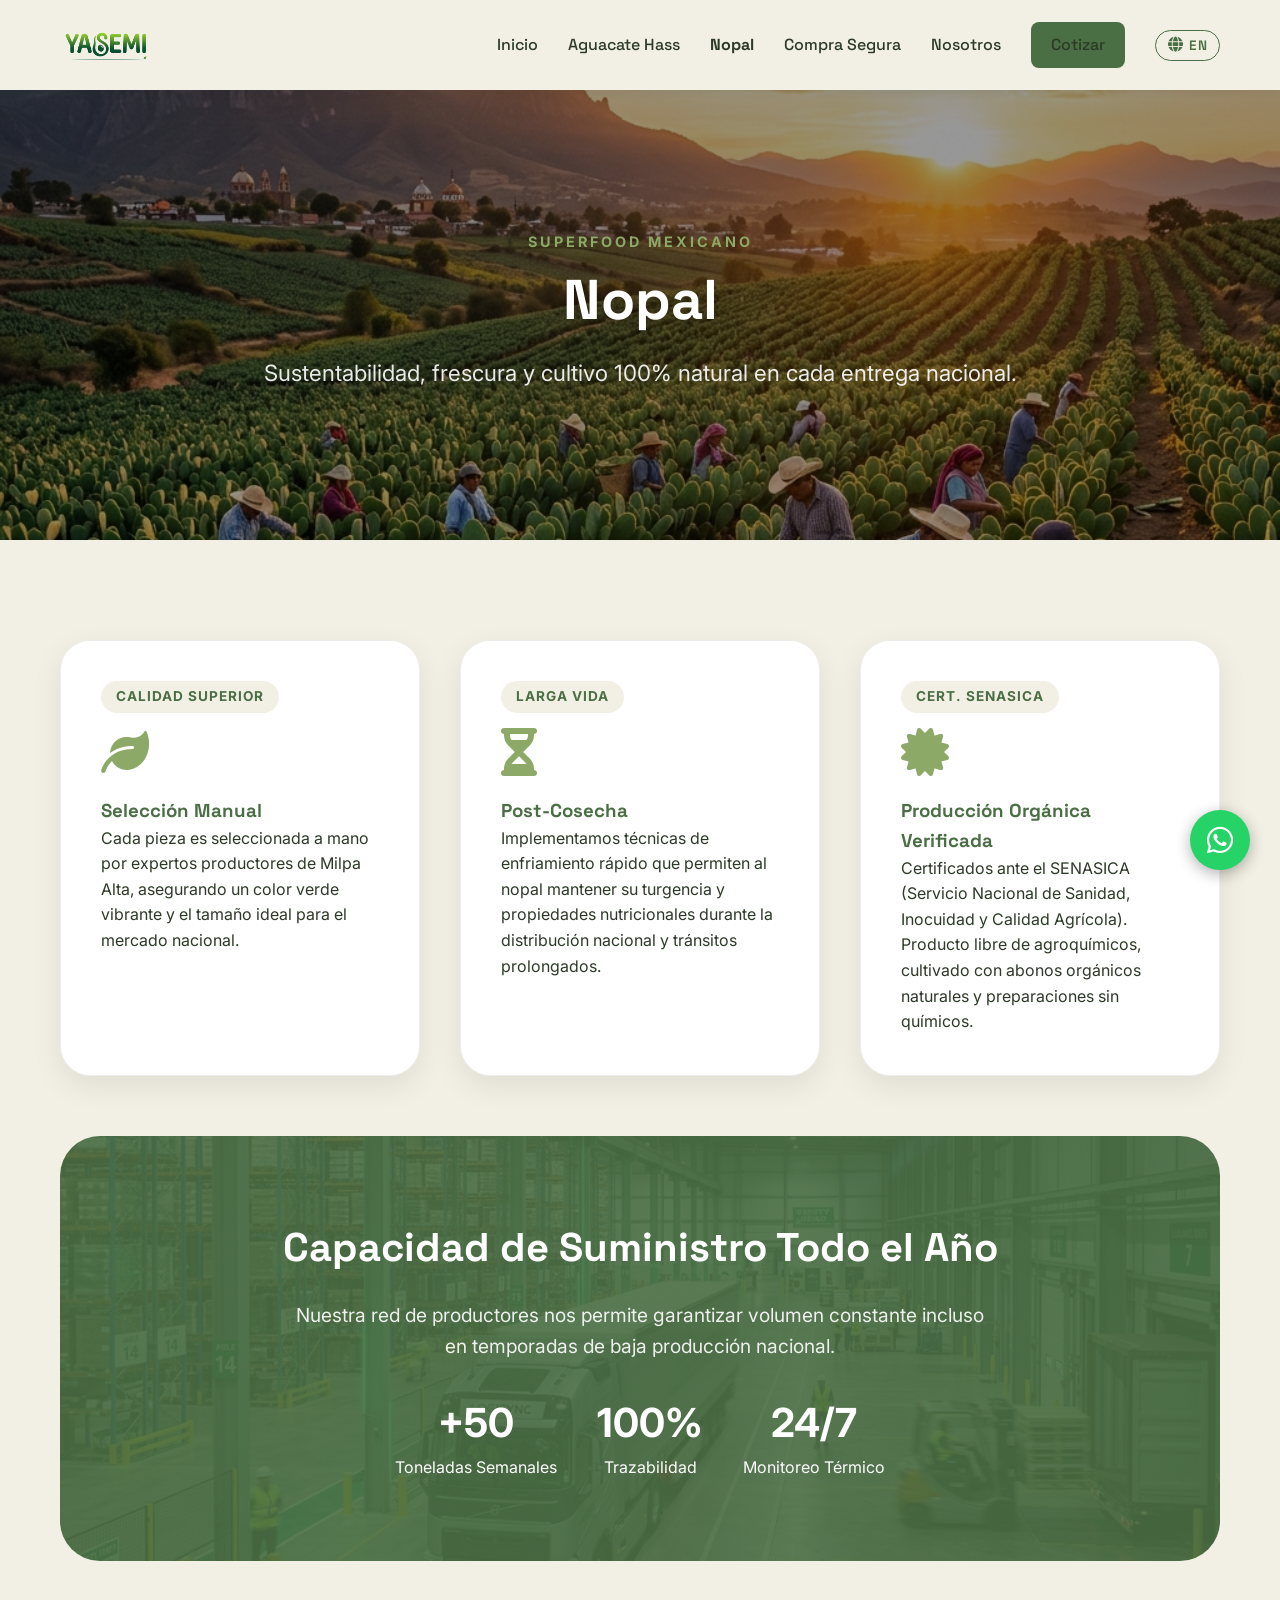
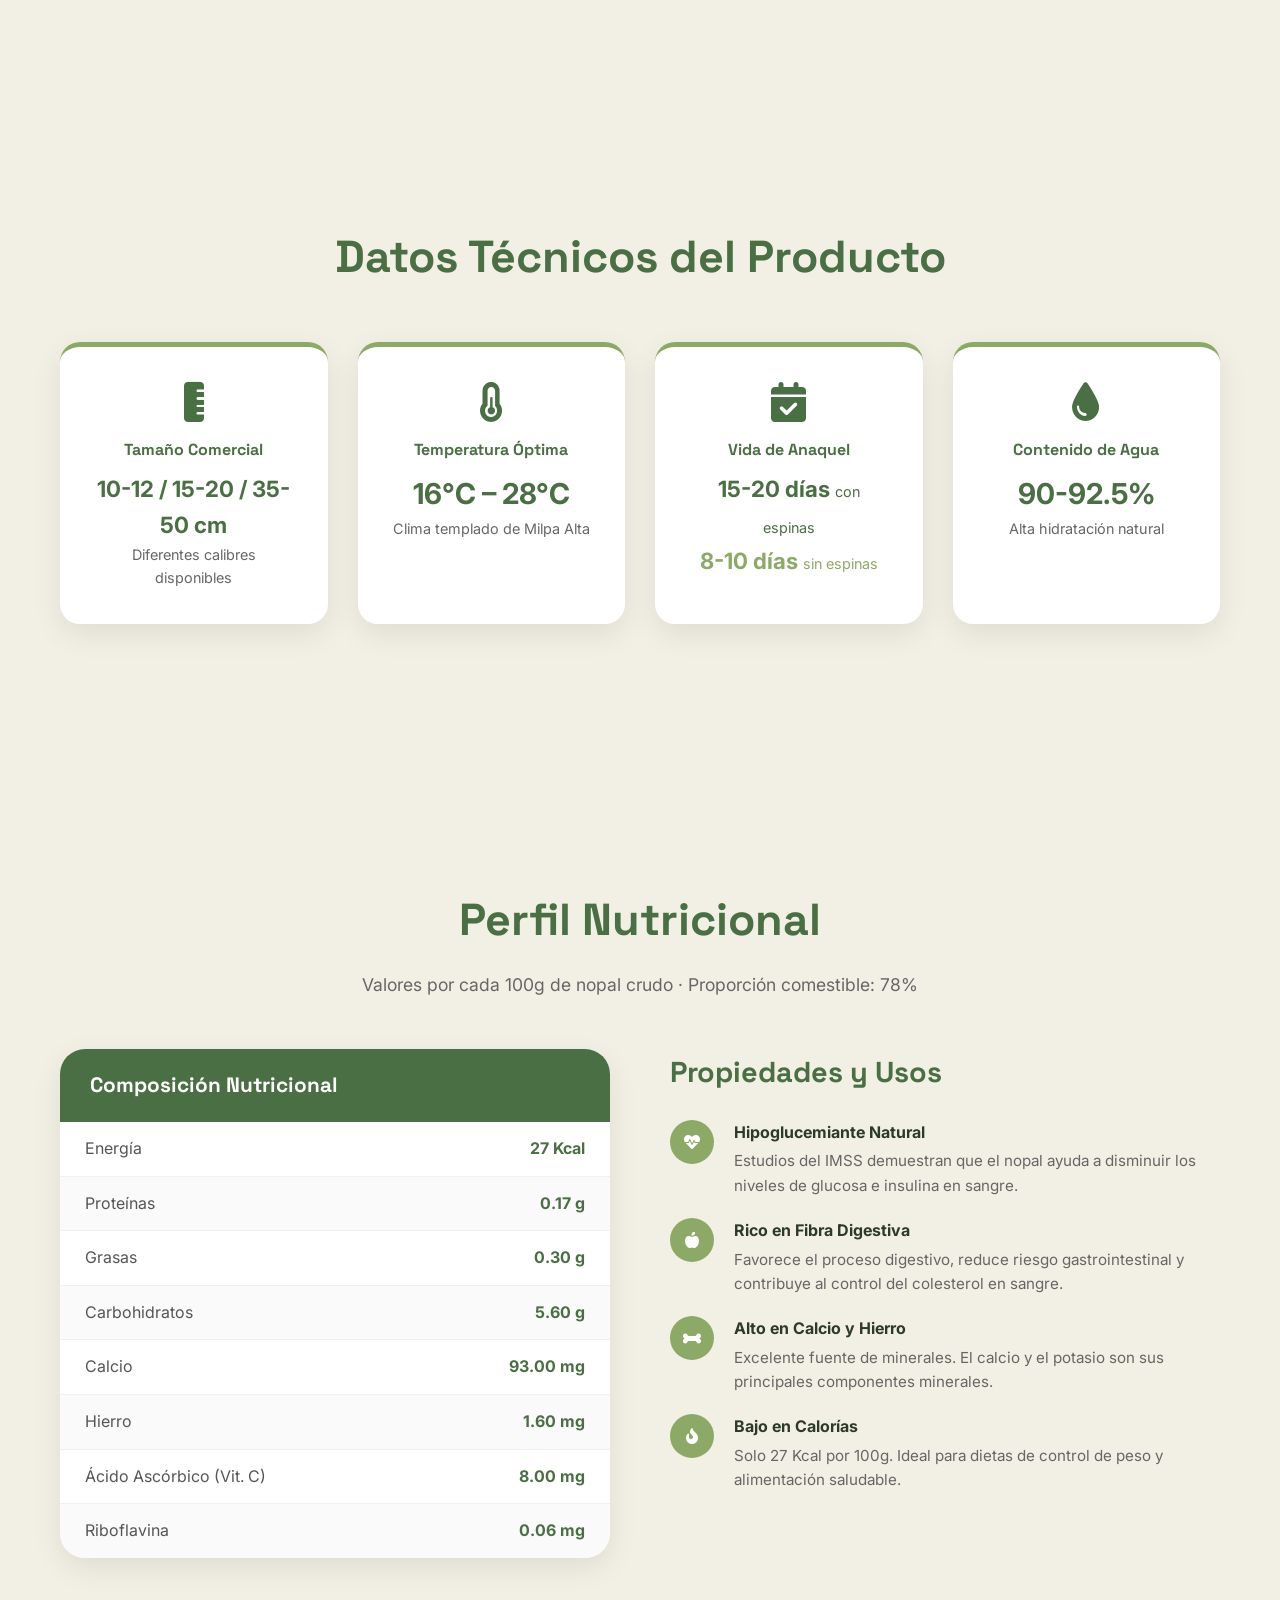
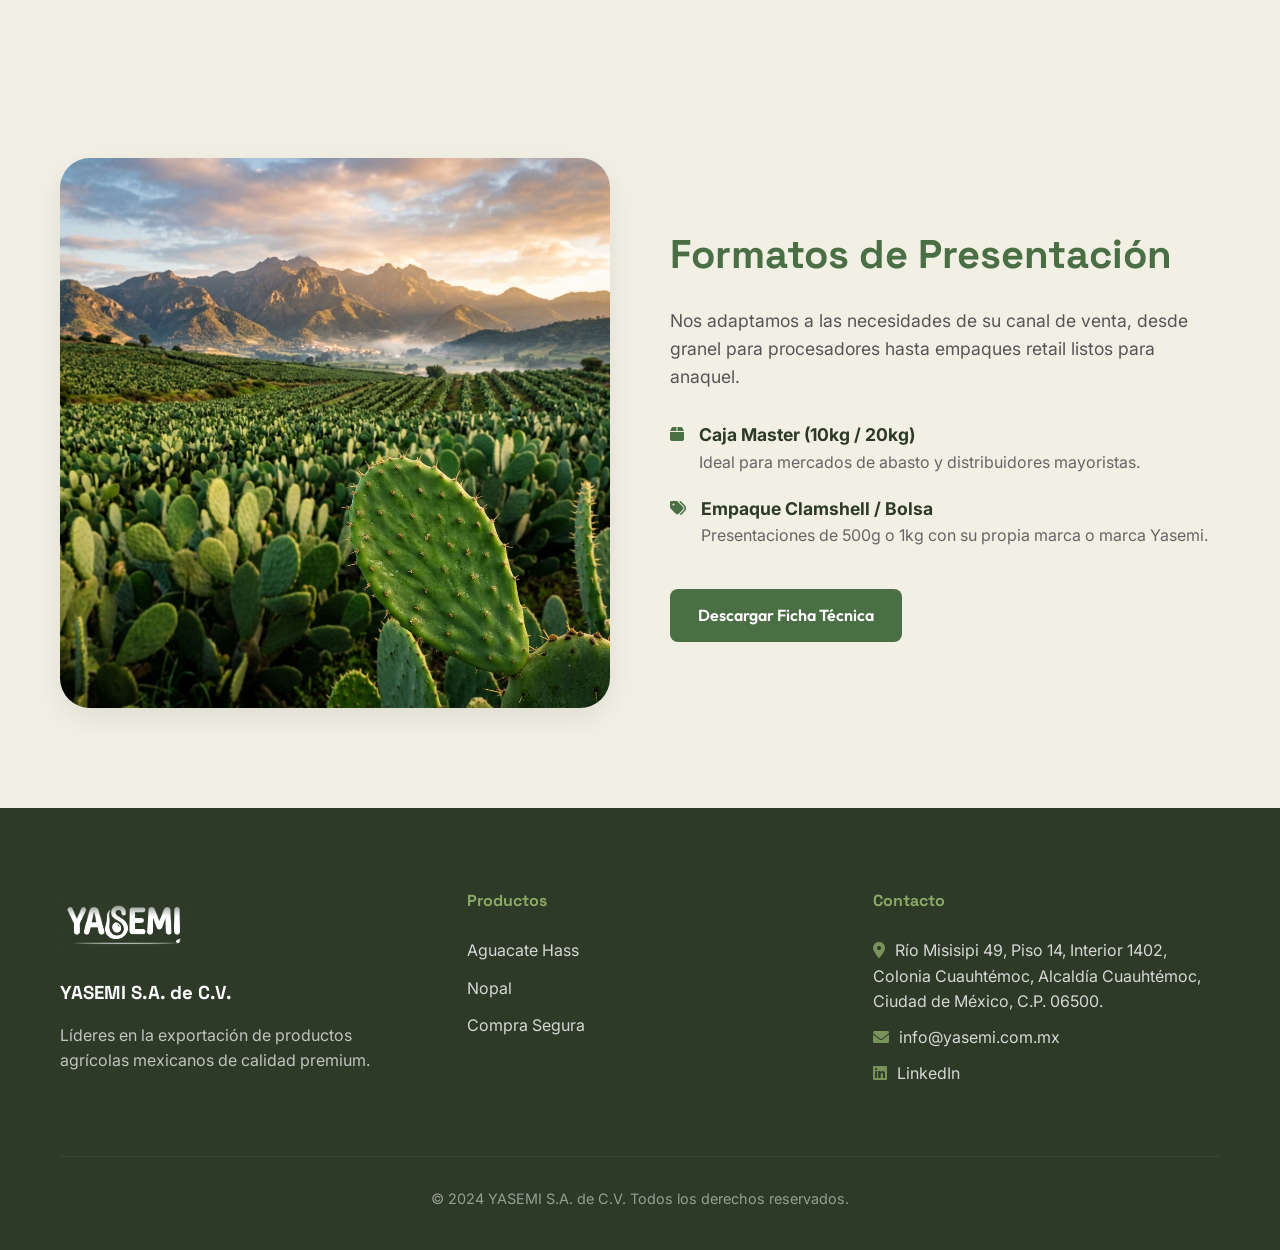
<file: nopal.html>
<!DOCTYPE html>
<html lang="es">
<head>
    <meta charset="UTF-8">
    <meta name="viewport" content="width=device-width, initial-scale=1.0">
    <meta name="google-site-verification" content="-Ks0clPMk6wn7X6jOwAGqY5-8OkPGLJwfF1V6m7_kwU" />
    <!-- Google Analytics GA4 -->
    <script async src="https://www.googletagmanager.com/gtag/js?id=G-2V7TC8H4LS"></script>
    <script>
      window.dataLayer = window.dataLayer || [];
      function gtag(){dataLayer.push(arguments);}
      gtag('js', new Date());
      gtag('config', 'G-2V7TC8H4LS');
    </script>
    <title data-i18n="nopal.title">Nopal Premium | Yasemi S.A. de C.V.</title>
    <link rel="stylesheet" href="style.css">
    <link rel="stylesheet" href="https://cdnjs.cloudflare.com/ajax/libs/font-awesome/6.0.0/css/all.min.css">
    <style>
        .hero-internal {
            height: 60vh;
            display: flex;
            align-items: center;
            justify-content: center;
            background: linear-gradient(rgba(0,0,0,0.4), rgba(0,0,0,0.4)), url('nopal_hero.png');
            background-size: cover;
            background-position: center;
            background-attachment: fixed;
            color: white;
            text-align: center;
            padding-top: 80px;
        }
        .hero-internal h1 {
            color: white;
            font-size: 3.5rem;
            margin-bottom: 10px;
            text-shadow: 0 4px 10px rgba(0,0,0,0.3);
        }
        .hero-internal p {
            font-size: 1.4rem;
            max-width: 800px;
            margin: 0 auto;
            opacity: 0.9;
        }



        .logistics-banner {
            background: linear-gradient(rgba(75, 111, 68, 0.9), rgba(75, 111, 68, 0.9)), url('logistics_hero.png');
            background-size: cover;
            background-position: center;
            padding: 80px 0;
            color: white;
            border-radius: 40px;
            margin: 60px 0;
            text-align: center;
        }
    </style>
</head>
<body>

    <div id="preloader">
        <div class="counter">0%</div>
    </div>

    <div class="scroll-line">
        <div class="scroll-line-fill"></div>
    </div>

    <nav id="main-nav">
        <div class="container">
            <a href="index.html" class="logo">
                <img src="iso-logo.jpeg" alt="Yasemi Logo" style="height: 50px;">
            </a>
            
            <button class="menu-toggle">
                <i class="fas fa-bars"></i>
            </button>

            <div class="nav-links">
                <a href="index.html" data-i18n="nav.home">Inicio</a>
                <a href="aguacate.html" data-i18n="nav.avocado">Aguacate Hass</a>
                <a href="nopal.html" style="font-weight: 700;" data-i18n="nav.nopal">Nopal</a>
                <a href="seguridad.html" data-i18n="nav.security">Compra Segura</a>
                <a href="nosotros.html" data-i18n="nav.about">Nosotros</a>
                <a href="nosotros.html#contacto" class="btn btn-primary" style="padding: 10px 20px;" data-i18n="nav.quote">Cotizar</a>
                <button class="lang-toggle" aria-label="Cambiar idioma / Switch language">
                    <i class="fas fa-globe"></i><span class="lang-toggle-text">EN</span>
                </button>
            </div>
        </div>
    </nav>

    <header class="hero-internal">
        <div class="container">
            <span style="text-transform: uppercase; letter-spacing: 3px; font-weight: 700; font-size: 0.9rem; color: var(--secondary);" data-i18n="nopal.hero.tag">Superfood Mexicano</span>
            <h1 data-i18n="nopal.hero.title">Nopal</h1>
            <p data-i18n="nopal.hero.subtitle">Sustentabilidad, frescura y cultivo 100% natural en cada entrega nacional.</p>
        </div>
    </header>

    <section class="reveal">
        <div class="container">
            <div style="display: grid; grid-template-columns: repeat(auto-fit, minmax(300px, 1fr)); gap: 40px;">
                <div class="info-card">
                    <span class="benefit-tag" data-i18n="nopal.card1.tag">Calidad Superior</span>
                    <i class="fas fa-leaf"></i>
                    <h3 data-i18n="nopal.card1.title">Selección Manual</h3>
                    <p data-i18n="nopal.card1.text">Cada pieza es seleccionada a mano por expertos productores de Milpa Alta, asegurando un color verde vibrante y el tamaño ideal para el mercado nacional.</p>
                </div>
                <div class="info-card">
                    <span class="benefit-tag" data-i18n="nopal.card2.tag">Larga Vida</span>
                    <i class="fas fa-hourglass-half"></i>
                    <h3 data-i18n="nopal.card2.title">Post-Cosecha</h3>
                    <p data-i18n="nopal.card2.text">Implementamos técnicas de enfriamiento rápido que permiten al nopal mantener su turgencia y propiedades nutricionales durante la distribución nacional y tránsitos prolongados.</p>
                </div>
                <div class="info-card">
                    <span class="benefit-tag" data-i18n="nopal.card3.tag">Cert. SENASICA</span>
                    <i class="fas fa-certificate"></i>
                    <h3 data-i18n="nopal.card3.title">Producción Orgánica Verificada</h3>
                    <p data-i18n="nopal.card3.text">Certificados ante el SENASICA (Servicio Nacional de Sanidad, Inocuidad y Calidad Agrícola). Producto libre de agroquímicos, cultivado con abonos orgánicos naturales y preparaciones sin químicos.</p>
                </div>
            </div>

            <div class="logistics-banner">
                <div class="container">
                    <h2 style="color: white; font-size: 2.5rem; margin-bottom: 20px;" data-i18n="nopal.banner.title">Capacidad de Suministro Todo el Año</h2>
                    <p style="font-size: 1.2rem; max-width: 700px; margin: 0 auto 30px; opacity: 0.9;" data-i18n="nopal.banner.text">
                        Nuestra red de productores nos permite garantizar volumen constante incluso en temporadas de baja producción nacional.
                    </p>
                    <div style="display: flex; justify-content: center; gap: 40px; flex-wrap: wrap;">
                        <div>
                            <span style="display: block; font-size: 2.5rem; font-weight: 700;">+50</span>
                            <p data-i18n="nopal.banner.tons">Toneladas Semanales</p>
                        </div>
                        <div>
                            <span style="display: block; font-size: 2.5rem; font-weight: 700;">100%</span>
                            <p data-i18n="nopal.banner.trace">Trazabilidad</p>
                        </div>
                        <div>
                            <span style="display: block; font-size: 2.5rem; font-weight: 700;">24/7</span>
                            <p data-i18n="nopal.banner.monitor">Monitoreo Térmico</p>
                        </div>
                    </div>
                </div>
            </div>
        </div>
    </section>

    <!-- SECCIÓN: Datos Técnicos y Vida de Anaquel -->
    <section class="reveal">
        <div class="container">
            <h2 style="text-align: center; font-size: 2.8rem; margin-bottom: 50px;" data-i18n="nopal.specs.title">Datos Técnicos del Producto</h2>
            <div style="display: grid; grid-template-columns: repeat(auto-fit, minmax(220px, 1fr)); gap: 30px; margin-bottom: 60px;">
                <div style="background: white; border-radius: 20px; padding: 35px; box-shadow: var(--shadow); text-align: center; border-top: 5px solid var(--secondary);">
                    <i class="fas fa-ruler-vertical" style="font-size: 2.5rem; color: var(--primary); margin-bottom: 15px; display: block;"></i>
                    <h4 style="margin-bottom: 8px;" data-i18n="nopal.specs.sizeTitle">Tamaño Comercial</h4>
                    <p style="font-size: 1.4rem; font-weight: 700; color: var(--primary);">10-12 / 15-20 / 35-50 cm</p>
                    <p style="color: #666; font-size: 0.9rem;" data-i18n="nopal.specs.sizeText">~100g por pieza</p>
                </div>
                <div style="background: white; border-radius: 20px; padding: 35px; box-shadow: var(--shadow); text-align: center; border-top: 5px solid var(--secondary);">
                    <i class="fas fa-thermometer-half" style="font-size: 2.5rem; color: var(--primary); margin-bottom: 15px; display: block;"></i>
                    <h4 style="margin-bottom: 8px;" data-i18n="nopal.specs.tempTitle">Temperatura Óptima</h4>
                    <p style="font-size: 1.8rem; font-weight: 700; color: var(--primary);">16°C – 28°C</p>
                    <p style="color: #666; font-size: 0.9rem;" data-i18n="nopal.specs.tempText">Clima templado de Milpa Alta</p>
                </div>
                <div style="background: white; border-radius: 20px; padding: 35px; box-shadow: var(--shadow); text-align: center; border-top: 5px solid var(--secondary);">
                    <i class="fas fa-calendar-check" style="font-size: 2.5rem; color: var(--primary); margin-bottom: 15px; display: block;"></i>
                    <h4 style="margin-bottom: 8px;" data-i18n="nopal.specs.shelfTitle">Vida de Anaquel</h4>
                    <p style="font-size: 1.4rem; font-weight: 700; color: var(--primary);" data-i18n="nopal.specs.shelfWithSpines">15-20 días <span style="font-size:0.9rem; font-weight:400;">con espinas</span></p>
                    <p style="font-size: 1.4rem; font-weight: 700; color: var(--secondary);" data-i18n="nopal.specs.shelfNoSpines">8-10 días <span style="font-size:0.9rem; font-weight:400;">sin espinas</span></p>
                </div>
                <div style="background: white; border-radius: 20px; padding: 35px; box-shadow: var(--shadow); text-align: center; border-top: 5px solid var(--secondary);">
                    <i class="fas fa-tint" style="font-size: 2.5rem; color: var(--primary); margin-bottom: 15px; display: block;"></i>
                    <h4 style="margin-bottom: 8px;" data-i18n="nopal.specs.waterTitle">Contenido de Agua</h4>
                    <p style="font-size: 1.8rem; font-weight: 700; color: var(--primary);">90-92.5%</p>
                    <p style="color: #666; font-size: 0.9rem;" data-i18n="nopal.specs.waterText">Alta hidratación natural</p>
                </div>
            </div>
        </div>
    </section>

    <!-- SECCIÓN: Perfil Nutricional -->
    <section class="reveal" style="background: var(--bg-cream);">
        <div class="container">
            <h2 style="text-align: center; font-size: 2.8rem; margin-bottom: 15px;" data-i18n="nopal.nutri.title">Perfil Nutricional</h2>
            <p style="text-align: center; color: #666; margin-bottom: 50px; font-size: 1.1rem;" data-i18n="nopal.nutri.subtitle">Valores por cada 100g de nopal crudo · Proporción comestible: 78%</p>
            <div style="display: grid; grid-template-columns: 1fr 1fr; gap: 60px; align-items: start;">
                <div style="background: white; border-radius: 25px; overflow: hidden; box-shadow: var(--shadow);">
                    <div style="background: var(--primary); padding: 20px 30px;">
                        <h3 style="color: white; margin: 0; font-size: 1.3rem;" data-i18n="nopal.nutri.tableTitle">Composición Nutricional</h3>
                    </div>
                    <table style="width: 100%; border-collapse: collapse; font-size: 1rem;">
                        <tr style="border-bottom: 1px solid #f0f0f0;"><td style="padding: 14px 25px; color: #555;" data-i18n="nopal.nutri.energy">Energía</td><td style="padding: 14px 25px; font-weight: 700; color: var(--primary); text-align: right;">27 Kcal</td></tr>
                        <tr style="background: #fafafa; border-bottom: 1px solid #f0f0f0;"><td style="padding: 14px 25px; color: #555;" data-i18n="nopal.nutri.protein">Proteínas</td><td style="padding: 14px 25px; font-weight: 700; color: var(--primary); text-align: right;">0.17 g</td></tr>
                        <tr style="border-bottom: 1px solid #f0f0f0;"><td style="padding: 14px 25px; color: #555;" data-i18n="nopal.nutri.fat">Grasas</td><td style="padding: 14px 25px; font-weight: 700; color: var(--primary); text-align: right;">0.30 g</td></tr>
                        <tr style="background: #fafafa; border-bottom: 1px solid #f0f0f0;"><td style="padding: 14px 25px; color: #555;" data-i18n="nopal.nutri.carbs">Carbohidratos</td><td style="padding: 14px 25px; font-weight: 700; color: var(--primary); text-align: right;">5.60 g</td></tr>
                        <tr style="border-bottom: 1px solid #f0f0f0;"><td style="padding: 14px 25px; color: #555;" data-i18n="nopal.nutri.calcium">Calcio</td><td style="padding: 14px 25px; font-weight: 700; color: var(--primary); text-align: right;">93.00 mg</td></tr>
                        <tr style="background: #fafafa; border-bottom: 1px solid #f0f0f0;"><td style="padding: 14px 25px; color: #555;" data-i18n="nopal.nutri.iron">Hierro</td><td style="padding: 14px 25px; font-weight: 700; color: var(--primary); text-align: right;">1.60 mg</td></tr>
                        <tr style="border-bottom: 1px solid #f0f0f0;"><td style="padding: 14px 25px; color: #555;" data-i18n="nopal.nutri.vitC">Ácido Ascórbico (Vit. C)</td><td style="padding: 14px 25px; font-weight: 700; color: var(--primary); text-align: right;">8.00 mg</td></tr>
                        <tr style="background: #fafafa;"><td style="padding: 14px 25px; color: #555;" data-i18n="nopal.nutri.riboflavin">Riboflavina</td><td style="padding: 14px 25px; font-weight: 700; color: var(--primary); text-align: right;">0.06 mg</td></tr>
                    </table>
                </div>
                <div>
                    <h3 style="font-size: 1.8rem; margin-bottom: 25px;" data-i18n="nopal.nutri.benefitsTitle">Propiedades y Usos</h3>
                    <div style="display: flex; flex-direction: column; gap: 20px;">
                        <div style="display: flex; gap: 20px; align-items: flex-start;">
                            <div style="background: var(--secondary); border-radius: 50%; width: 44px; height: 44px; display: flex; align-items: center; justify-content: center; flex-shrink: 0;"><i class="fas fa-heartbeat" style="color: white;"></i></div>
                            <div><strong data-i18n="nopal.nutri.b1Title">Hipoglucemiante Natural</strong><p style="color: #666; margin-top: 4px; font-size: 0.95rem;" data-i18n="nopal.nutri.b1Text">Estudios del IMSS demuestran que el nopal ayuda a disminuir los niveles de glucosa e insulina en sangre.</p></div>
                        </div>
                        <div style="display: flex; gap: 20px; align-items: flex-start;">
                            <div style="background: var(--secondary); border-radius: 50%; width: 44px; height: 44px; display: flex; align-items: center; justify-content: center; flex-shrink: 0;"><i class="fas fa-apple-alt" style="color: white;"></i></div>
                            <div><strong data-i18n="nopal.nutri.b2Title">Rico en Fibra Digestiva</strong><p style="color: #666; margin-top: 4px; font-size: 0.95rem;" data-i18n="nopal.nutri.b2Text">Favorece el proceso digestivo, reduce riesgo gastrointestinal y contribuye al control del colesterol en sangre.</p></div>
                        </div>
                        <div style="display: flex; gap: 20px; align-items: flex-start;">
                            <div style="background: var(--secondary); border-radius: 50%; width: 44px; height: 44px; display: flex; align-items: center; justify-content: center; flex-shrink: 0;"><i class="fas fa-bone" style="color: white;"></i></div>
                            <div><strong data-i18n="nopal.nutri.b3Title">Alto en Calcio y Hierro</strong><p style="color: #666; margin-top: 4px; font-size: 0.95rem;" data-i18n="nopal.nutri.b3Text">Excelente fuente de minerales. El calcio y el potasio son sus principales componentes minerales.</p></div>
                        </div>
                        <div style="display: flex; gap: 20px; align-items: flex-start;">
                            <div style="background: var(--secondary); border-radius: 50%; width: 44px; height: 44px; display: flex; align-items: center; justify-content: center; flex-shrink: 0;"><i class="fas fa-fire-alt" style="color: white;"></i></div>
                            <div><strong data-i18n="nopal.nutri.b4Title">Bajo en Calorías</strong><p style="color: #666; margin-top: 4px; font-size: 0.95rem;" data-i18n="nopal.nutri.b4Text">Solo 27 Kcal por 100g. Ideal para dietas de control de peso y alimentación saludable.</p></div>
                        </div>
                    </div>
                </div>
            </div>
        </div>
    </section>

    <!-- SECCIÓN: Formatos -->
    <section class="reveal" style="background: var(--bg-cream);">
        <div class="container">
            <div style="display: grid; grid-template-columns: 1fr 1fr; gap: 60px; align-items: center;">
                <img src="nopal.png" alt="Nopal detalle" style="width: 100%; border-radius: 30px; box-shadow: var(--shadow);">
                <div>
                    <h2 style="font-size: 2.5rem; margin-bottom: 20px;" data-i18n="nopal.formats.title">Formatos de Presentación</h2>
                    <p style="margin-bottom: 30px; font-size: 1.1rem; color: #555;" data-i18n="nopal.formats.text">Nos adaptamos a las necesidades de su canal de venta, desde granel para procesadores hasta empaques retail listos para anaquel.</p>
                    <ul style="list-style: none;">
                        <li style="margin-bottom: 20px; display: flex; align-items: flex-start; gap: 15px;">
                            <i class="fas fa-box" style="color: var(--primary); margin-top: 5px;"></i>
                            <div>
                                <strong style="display: block; font-size: 1.1rem;" data-i18n="nopal.formats.master">Caja Master (10kg / 20kg)</strong>
                                <p style="color: #666;" data-i18n="nopal.formats.masterText">Ideal para mercados de abasto y distribuidores mayoristas.</p>
                            </div>
                        </li>
                        <li style="margin-bottom: 20px; display: flex; align-items: flex-start; gap: 15px;">
                            <i class="fas fa-tags" style="color: var(--primary); margin-top: 5px;"></i>
                            <div>
                                <strong style="display: block; font-size: 1.1rem;" data-i18n="nopal.formats.retail">Empaque Clamshell / Bolsa</strong>
                                <p style="color: #666;" data-i18n="nopal.formats.retailText">Presentaciones de 500g o 1kg con su propia marca o marca Yasemi.</p>
                            </div>
                        </li>

                    </ul>
                    <a href="FICHA TÉCNICA nopal milpa alta.pdf" target="_blank" class="btn btn-primary" style="margin-top: 20px;" data-i18n="nopal.formats.download">Descargar Ficha Técnica</a>
                </div>
            </div>
        </div>
    </section>

    <footer style="background: var(--text-dark); color: white; padding: 80px 0 40px;">
        <div class="container">
            <div style="display: grid; grid-template-columns: repeat(auto-fit, minmax(200px, 1fr)); gap: 60px;">
                <div>
                    <img src="iso-logo.jpeg" alt="Yasemi Logo" style="height: 70px; border-radius: 8px; margin-bottom: 20px;">
                    <h3 style="color: white; margin-bottom: 15px;">YASEMI S.A. de C.V.</h3>
                    <p style="opacity: 0.7;" data-i18n="footer.taglineExport">Líderes en la exportación de productos agrícolas mexicanos de calidad premium.</p>
                </div>
                <div>
                    <h4 style="color: var(--secondary); margin-bottom: 25px;" data-i18n="footer.products">Productos</h4>
                    <ul style="list-style: none;">
                        <li style="margin-bottom: 12px;"><a href="aguacate.html" style="color: white; text-decoration: none; opacity: 0.8;" data-i18n="nav.avocado">Aguacate Hass</a></li>
                        <li style="margin-bottom: 12px;"><a href="nopal.html" style="color: white; text-decoration: none; opacity: 0.8;" data-i18n="nav.nopal">Nopal</a></li>
                        <li style="margin-bottom: 12px;"><a href="seguridad.html" style="color: white; text-decoration: none; opacity: 0.8;" data-i18n="nav.security">Compra Segura</a></li>
                    </ul>
                </div>
                <div>
                    <h4 style="color: var(--secondary); margin-bottom: 25px;" data-i18n="footer.contact">Contacto</h4>
                    <p style="margin-bottom: 10px; opacity: 0.8;"><i class="fas fa-map-marker-alt" style="margin-right: 10px; color: var(--secondary);"></i><span data-i18n="footer.locationMX">CDMX, México</span></p>
                    <p style="margin-bottom: 10px; opacity: 0.8;"><i class="fas fa-envelope" style="margin-right: 10px; color: var(--secondary);"></i>info@yasemi.com.mx</p>
                    <p style="margin-bottom: 10px; opacity: 0.8;"><i class="fab fa-linkedin" style="margin-right: 10px; color: var(--secondary);"></i>LinkedIn</p>
                </div>
            </div>
            <div style="border-top: 1px solid rgba(255,255,255,0.1); margin-top: 60px; padding-top: 30px; text-align: center; opacity: 0.5; font-size: 0.9rem;">
                <p data-i18n="footer.rights2024">&copy; 2024 YASEMI S.A. de C.V. Todos los derechos reservados.</p>
            </div>
        </div>
    </footer>

    <a href="https://wa.me/524491522066" class="whatsapp-btn" target="_blank">
        <i class="fab fa-whatsapp"></i>
    </a>

    <script src="main.js"></script>
</body>
</html>
</file>
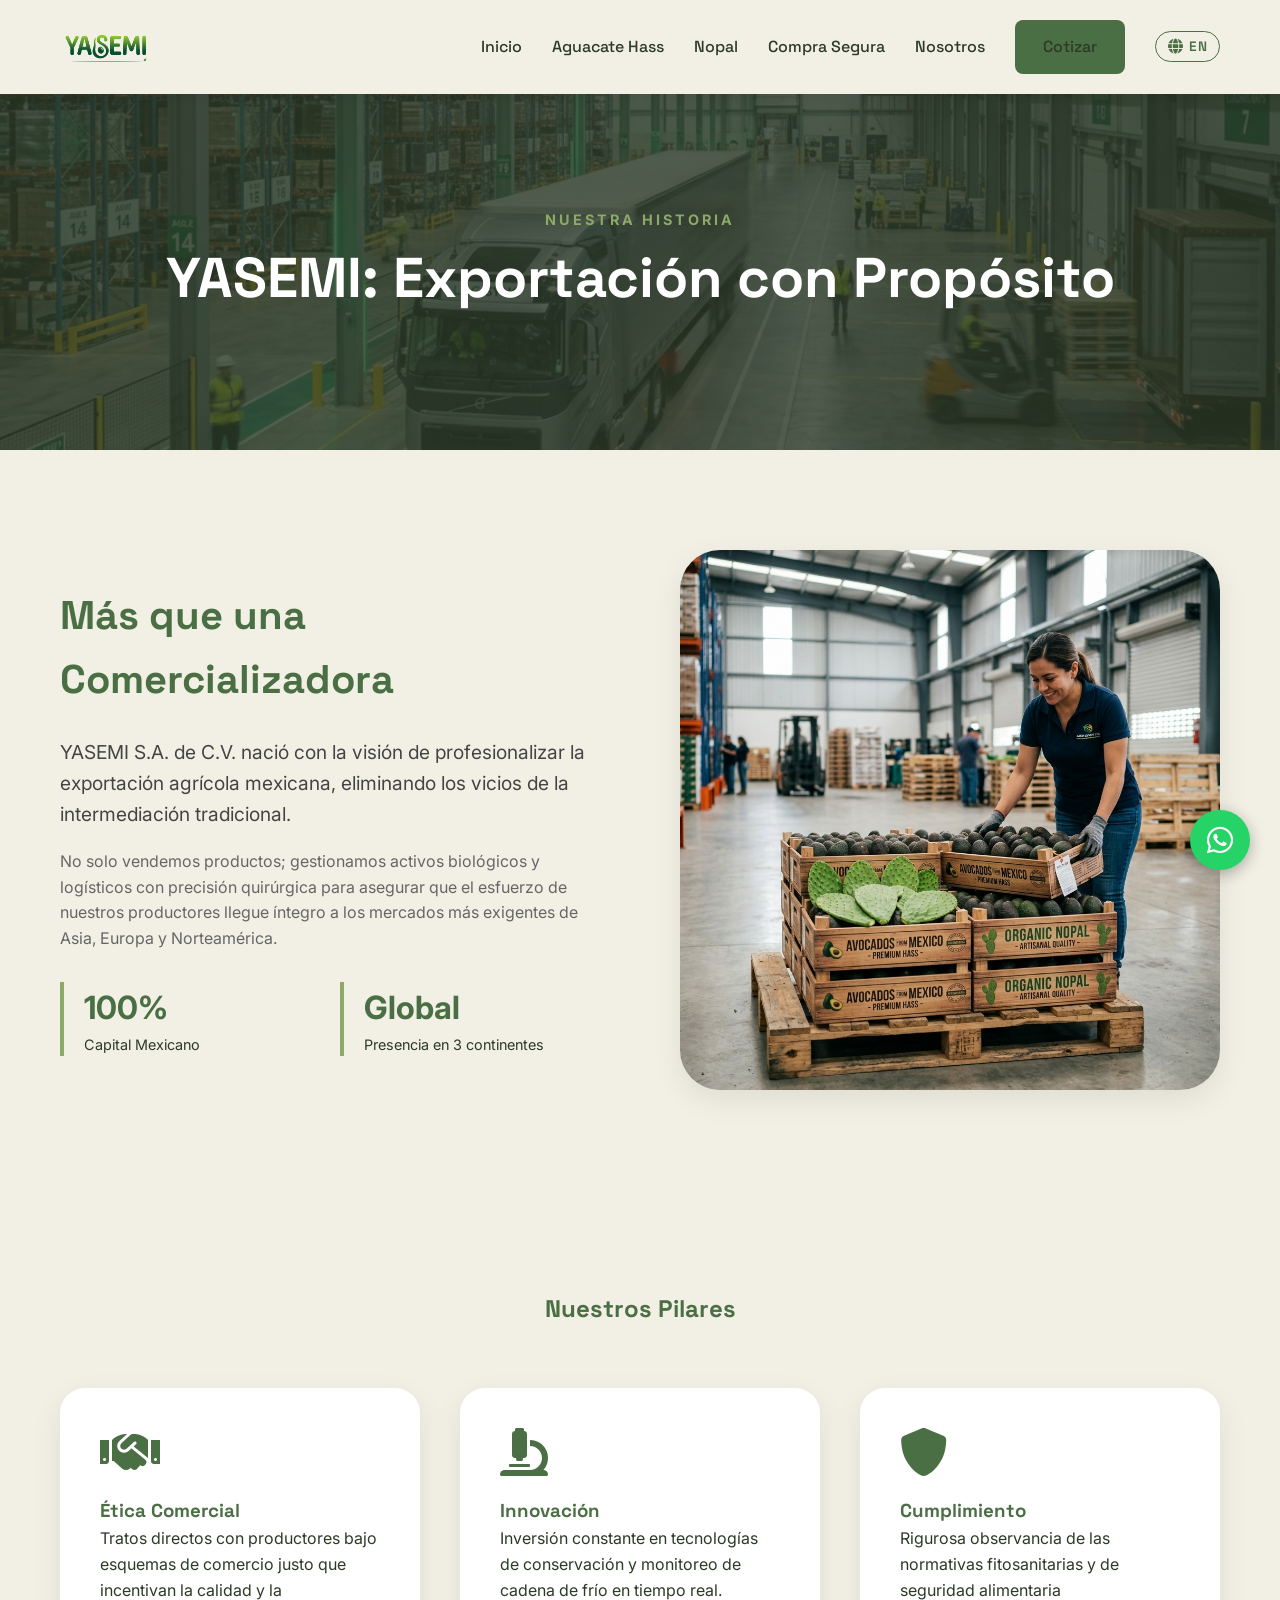
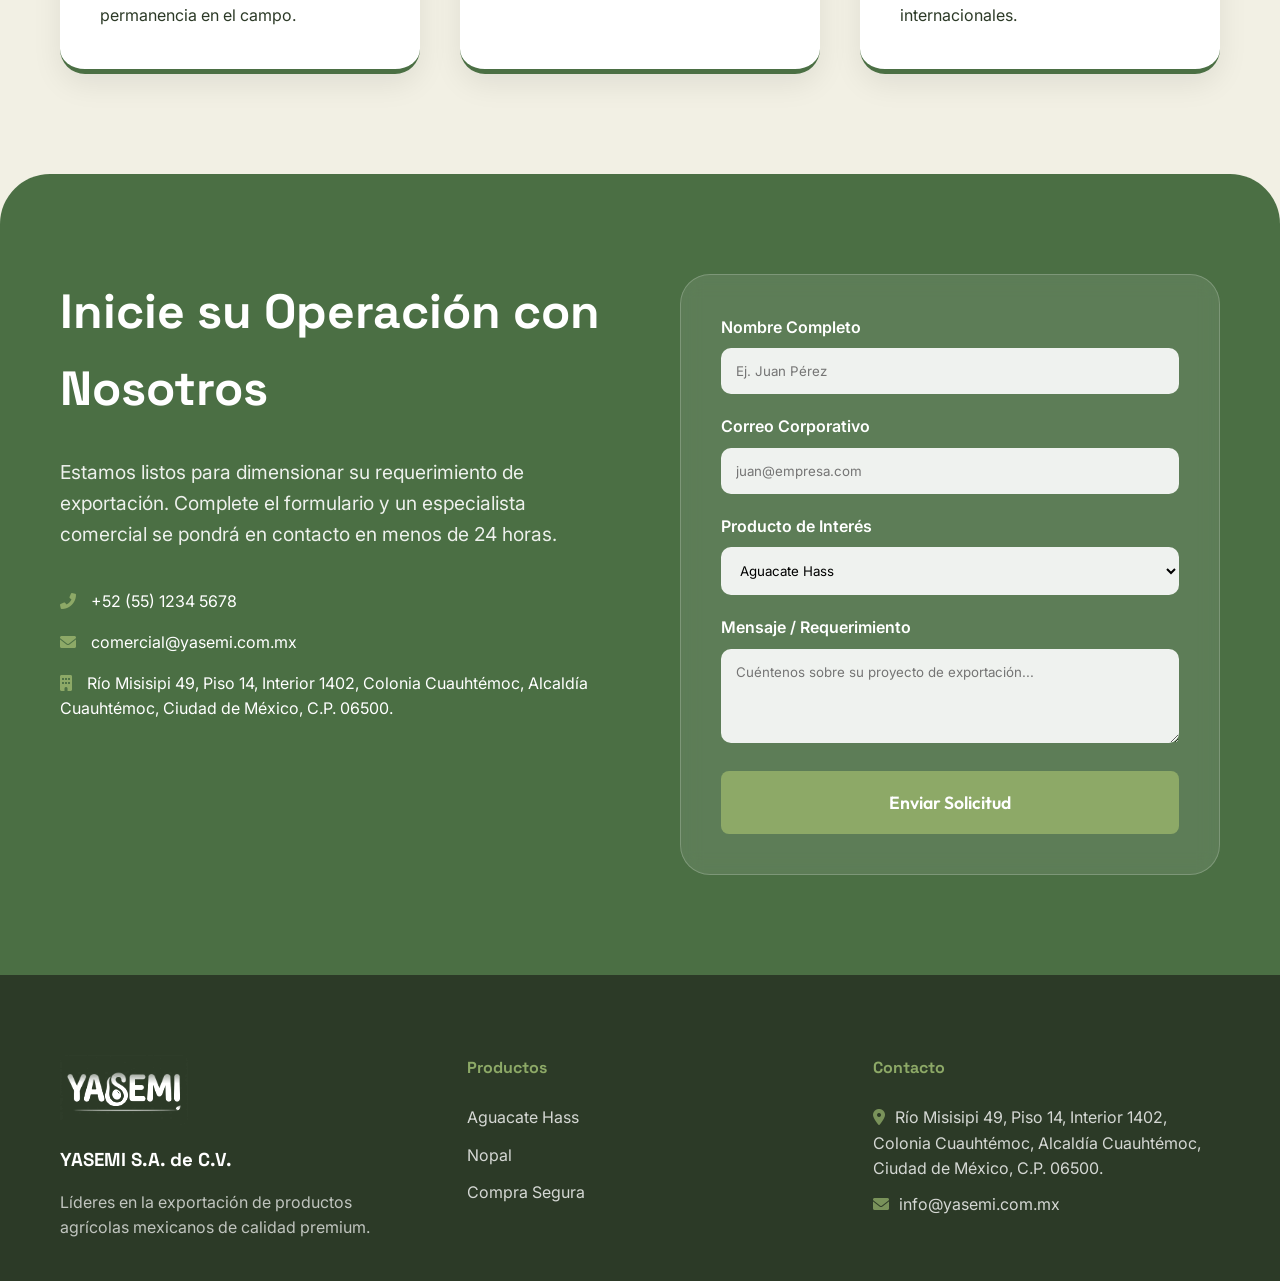
<file: nosotros.html>
<!DOCTYPE html>
<html lang="es">
<head>
    <meta charset="UTF-8">
    <meta name="viewport" content="width=device-width, initial-scale=1.0">
    <meta name="google-site-verification" content="-Ks0clPMk6wn7X6jOwAGqY5-8OkPGLJwfF1V6m7_kwU" />
    <!-- Google Analytics GA4 -->
    <script async src="https://www.googletagmanager.com/gtag/js?id=G-2V7TC8H4LS"></script>
    <script>
      window.dataLayer = window.dataLayer || [];
      function gtag(){dataLayer.push(arguments);}
      gtag('js', new Date());
      gtag('config', 'G-2V7TC8H4LS');
    </script>
    <title data-i18n="nos.title">Nosotros | Yasemi S.A. de C.V.</title>
    <link rel="stylesheet" href="style.css">
    <link rel="stylesheet" href="https://cdnjs.cloudflare.com/ajax/libs/font-awesome/6.0.0/css/all.min.css">
    <style>
        .hero-internal {
            height: 50vh;
            display: flex;
            align-items: center;
            justify-content: center;
            background: linear-gradient(rgba(44, 58, 39, 0.8), rgba(44, 58, 39, 0.8)), url('logistics_hero.png');
            background-size: cover;
            background-position: center;
            color: white;
            text-align: center;
            padding-top: 80px;
        }
        .hero-internal h1 {
            color: white;
            font-size: 3.5rem;
        }

        .timeline {
            position: relative;
            max-width: 1000px;
            margin: 0 auto;
        }

        .value-card {
            background: white;
            padding: 40px;
            border-radius: 25px;
            box-shadow: var(--shadow);
            border-bottom: 5px solid var(--primary);
            transition: var(--transition);
        }

        .value-card:hover {
            transform: translateY(-10px);
        }

        .value-card i {
            font-size: 3rem;
            color: var(--primary);
            margin-bottom: 20px;
        }

        .contact-section {
            background: var(--primary);
            color: white;
            padding: 100px 0;
            border-radius: 50px 50px 0 0;
        }

        .contact-form {
            background: rgba(255,255,255,0.1);
            backdrop-filter: blur(10px);
            padding: 40px;
            border-radius: 30px;
            border: 1px solid rgba(255,255,255,0.2);
        }

        .contact-form input, .contact-form textarea {
            width: 100%;
            padding: 15px;
            margin-bottom: 20px;
            border-radius: 10px;
            border: none;
            background: rgba(255,255,255,0.9);
            font-family: inherit;
        }

        .contact-form label {
            display: block;
            margin-bottom: 8px;
            font-weight: 600;
        }
    </style>
</head>
<body>

    <div id="preloader">
        <div class="counter">0%</div>
    </div>

    <div class="scroll-line">
        <div class="scroll-line-fill"></div>
    </div>

    <nav id="main-nav">
        <div class="container">
            <a href="index.html" class="logo">
                <img src="iso-logo.jpeg" alt="Yasemi Logo" style="height: 50px;">
            </a>
            
            <button class="menu-toggle">
                <i class="fas fa-bars"></i>
            </button>

            <div class="nav-links">
                <a href="index.html" data-i18n="nav.home">Inicio</a>
                <a href="aguacate.html" data-i18n="nav.avocado">Aguacate Hass</a>
                <a href="nopal.html" data-i18n="nav.nopal">Nopal</a>
                <a href="seguridad.html" data-i18n="nav.security">Compra Segura</a>
                <a href="nosotros.html" data-i18n="nav.about">Nosotros</a>
                <a href="nosotros.html#contacto" class="btn btn-primary" data-i18n="nav.quote">Cotizar</a>
                <button class="lang-toggle" aria-label="Cambiar idioma / Switch language">
                    <i class="fas fa-globe"></i><span class="lang-toggle-text">EN</span>
                </button>
            </div>
        </div>
    </nav>

    <header class="hero-internal">
        <div class="container">
            <span style="text-transform: uppercase; letter-spacing: 3px; font-weight: 700; font-size: 0.9rem; color: var(--secondary);" data-i18n="nos.hero.tag">Nuestra Historia</span>
            <h1 data-i18n="nos.hero.title">YASEMI: Exportación con Propósito</h1>
        </div>
    </header>

    <section class="reveal">
        <div class="container">
            <div style="display: grid; grid-template-columns: 1fr 1fr; gap: 80px; align-items: center;">
                <div>
                    <h2 style="font-size: 2.5rem; margin-bottom: 25px;" data-i18n="nos.intro.title">Más que una Comercializadora</h2>
                    <p style="font-size: 1.2rem; color: #444; margin-bottom: 20px;" data-i18n="nos.intro.text1">
                        YASEMI S.A. de C.V. nació con la visión de profesionalizar la exportación agrícola mexicana, eliminando los vicios de la intermediación tradicional.
                    </p>
                    <p style="color: #666; margin-bottom: 30px;" data-i18n="nos.intro.text2">
                        No solo vendemos productos; gestionamos activos biológicos y logísticos con precisión quirúrgica para asegurar que el esfuerzo de nuestros productores llegue íntegro a los mercados más exigentes de Asia, Europa y Norteamérica.
                    </p>
                    <div style="display: grid; grid-template-columns: 1fr 1fr; gap: 20px;">
                        <div style="border-left: 4px solid var(--secondary); padding-left: 20px;">
                            <span style="font-size: 2rem; font-weight: 700; color: var(--primary); display: block;">100%</span>
                            <p style="font-size: 0.9rem;" data-i18n="nos.intro.capital">Capital Mexicano</p>
                        </div>
                        <div style="border-left: 4px solid var(--secondary); padding-left: 20px;">
                            <span style="font-size: 2rem; font-weight: 700; color: var(--primary); display: block;">Global</span>
                            <p style="font-size: 0.9rem;" data-i18n="nos.intro.presence">Presencia en 3 continentes</p>
                        </div>
                    </div>
                </div>
                <img src="hero-bg.png" alt="Equipo Yasemi" style="width: 100%; border-radius: 40px; box-shadow: var(--shadow);">
            </div>
        </div>
    </section>

    <section class="reveal" style="background: var(--bg-cream);">
        <div class="container">
            <h2 style="text-align: center; margin-bottom: 60px;" data-i18n="nos.pillars.title">Nuestros Pilares</h2>
            <div style="display: grid; grid-template-columns: repeat(auto-fit, minmax(300px, 1fr)); gap: 40px;">
                <div class="value-card">
                    <i class="fas fa-handshake"></i>
                    <h3 data-i18n="nos.pillars.p1Title">Ética Comercial</h3>
                    <p data-i18n="nos.pillars.p1Text">Tratos directos con productores bajo esquemas de comercio justo que incentivan la calidad y la permanencia en el campo.</p>
                </div>
                <div class="value-card">
                    <i class="fas fa-microscope"></i>
                    <h3 data-i18n="nos.pillars.p2Title">Innovación</h3>
                    <p data-i18n="nos.pillars.p2Text">Inversión constante en tecnologías de conservación y monitoreo de cadena de frío en tiempo real.</p>
                </div>
                <div class="value-card">
                    <i class="fas fa-shield-alt"></i>
                    <h3 data-i18n="nos.pillars.p3Title">Cumplimiento</h3>
                    <p data-i18n="nos.pillars.p3Text">Rigurosa observancia de las normativas fitosanitarias y de seguridad alimentaria internacionales.</p>
                </div>
            </div>
        </div>
    </section>

    <section id="contacto" class="contact-section reveal">
        <div class="container">
            <div style="display: grid; grid-template-columns: 1fr 1fr; gap: 80px;">
                <div>
                    <h2 style="color: white; font-size: 3rem; margin-bottom: 30px;" data-i18n="nos.contact.title">Inicie su Operación con Nosotros</h2>
                    <p style="font-size: 1.2rem; opacity: 0.9; margin-bottom: 40px;" data-i18n="nos.contact.text">
                        Estamos listos para dimensionar su requerimiento de exportación. Complete el formulario y un especialista comercial se pondrá en contacto en menos de 24 horas.
                    </p>
                    <div style="margin-bottom: 30px;">
                        <p style="margin-bottom: 15px;"><i class="fas fa-phone-alt" style="margin-right: 15px; color: var(--secondary);"></i>+52 (55) 1234 5678</p>
                        <p style="margin-bottom: 15px;"><i class="fas fa-envelope" style="margin-right: 15px; color: var(--secondary);"></i>comercial@yasemi.com.mx</p>
                        <p style="margin-bottom: 15px;"><i class="fas fa-building" style="margin-right: 15px; color: var(--secondary);"></i><span data-i18n="nos.contact.address">Río Misisipi 49, Piso 14, Interior 1402, Colonia Cuauhtémoc, Alcaldía Cuauhtémoc, Ciudad de México, C.P. 06500.</span></p>
                    </div>
                </div>
                <div class="contact-form">
                    <form action="#">
                        <label data-i18n="nos.form.name">Nombre Completo</label>
                        <input type="text" placeholder="Ej. Juan Pérez" data-i18n-placeholder="nos.form.namePh" required>
                        
                        <label data-i18n="nos.form.email">Correo Corporativo</label>
                        <input type="email" placeholder="juan@empresa.com" data-i18n-placeholder="nos.form.emailPh" required>
                        
                        <label data-i18n="nos.form.product">Producto de Interés</label>
                        <select style="width: 100%; padding: 15px; margin-bottom: 20px; border-radius: 10px; border: none; background: rgba(255,255,255,0.9); font-family: inherit;">
                            <option data-i18n="nav.avocado">Aguacate Hass</option>
                            <option data-i18n="nav.nopal">Nopal</option>
                            <option data-i18n="nos.form.optBoth">Ambos</option>
                        </select>
                        
                        <label data-i18n="nos.form.message">Mensaje / Requerimiento</label>
                        <textarea rows="4" placeholder="Cuéntenos sobre su proyecto de exportación..." data-i18n-placeholder="nos.form.messagePh"></textarea>
                        
                        <button type="submit" class="btn" style="width: 100%; background: var(--secondary); color: white; padding: 20px; font-size: 1.1rem;" data-i18n="nos.form.submit">Enviar Solicitud</button>
                    </form>
                </div>
            </div>
        </div>
    </section>

    <footer style="background: var(--text-dark); color: white; padding: 80px 0 40px;">
        <div class="container">
            <div style="display: grid; grid-template-columns: repeat(auto-fit, minmax(200px, 1fr)); gap: 60px;">
                <div>
                    <img src="iso-logo.jpeg" alt="Yasemi Logo" style="height: 70px; border-radius: 8px; margin-bottom: 20px;">
                    <h3 style="color: white; margin-bottom: 15px;">YASEMI S.A. de C.V.</h3>
                    <p style="opacity: 0.7;" data-i18n="footer.taglineExport">Líderes en la exportación de productos agrícolas mexicanos de calidad premium.</p>
                </div>
                <div>
                    <h4 style="color: var(--secondary); margin-bottom: 25px;" data-i18n="footer.products">Productos</h4>
                    <ul style="list-style: none;">
                        <li style="margin-bottom: 12px;"><a href="aguacate.html" style="color: white; text-decoration: none; opacity: 0.8;" data-i18n="nav.avocado">Aguacate Hass</a></li>
                        <li style="margin-bottom: 12px;"><a href="nopal.html" style="color: white; text-decoration: none; opacity: 0.8;" data-i18n="nav.nopal">Nopal</a></li>
                        <li style="margin-bottom: 12px;"><a href="seguridad.html" style="color: white; text-decoration: none; opacity: 0.8;" data-i18n="nav.security">Compra Segura</a></li>
                    </ul>
                </div>
                <div>
                    <h4 style="color: var(--secondary); margin-bottom: 25px;" data-i18n="footer.contact">Contacto</h4>
                    <p style="margin-bottom: 10px; opacity: 0.8;"><i class="fas fa-map-marker-alt" style="margin-right: 10px; color: var(--secondary);"></i><span data-i18n="footer.locationMX">CDMX, México</span></p>
                    <p style="margin-bottom: 10px; opacity: 0.8;"><i class="fas fa-envelope" style="margin-right: 10px; color: var(--secondary);"></i>info@yasemi.com.mx</p>
                </div>
            </div>
        </div>
    </footer>

    <a href="https://wa.me/524491522066" class="whatsapp-btn" target="_blank">
        <i class="fab fa-whatsapp"></i>
    </a>

    <script src="main.js"></script>
</body>
</html>
</file>
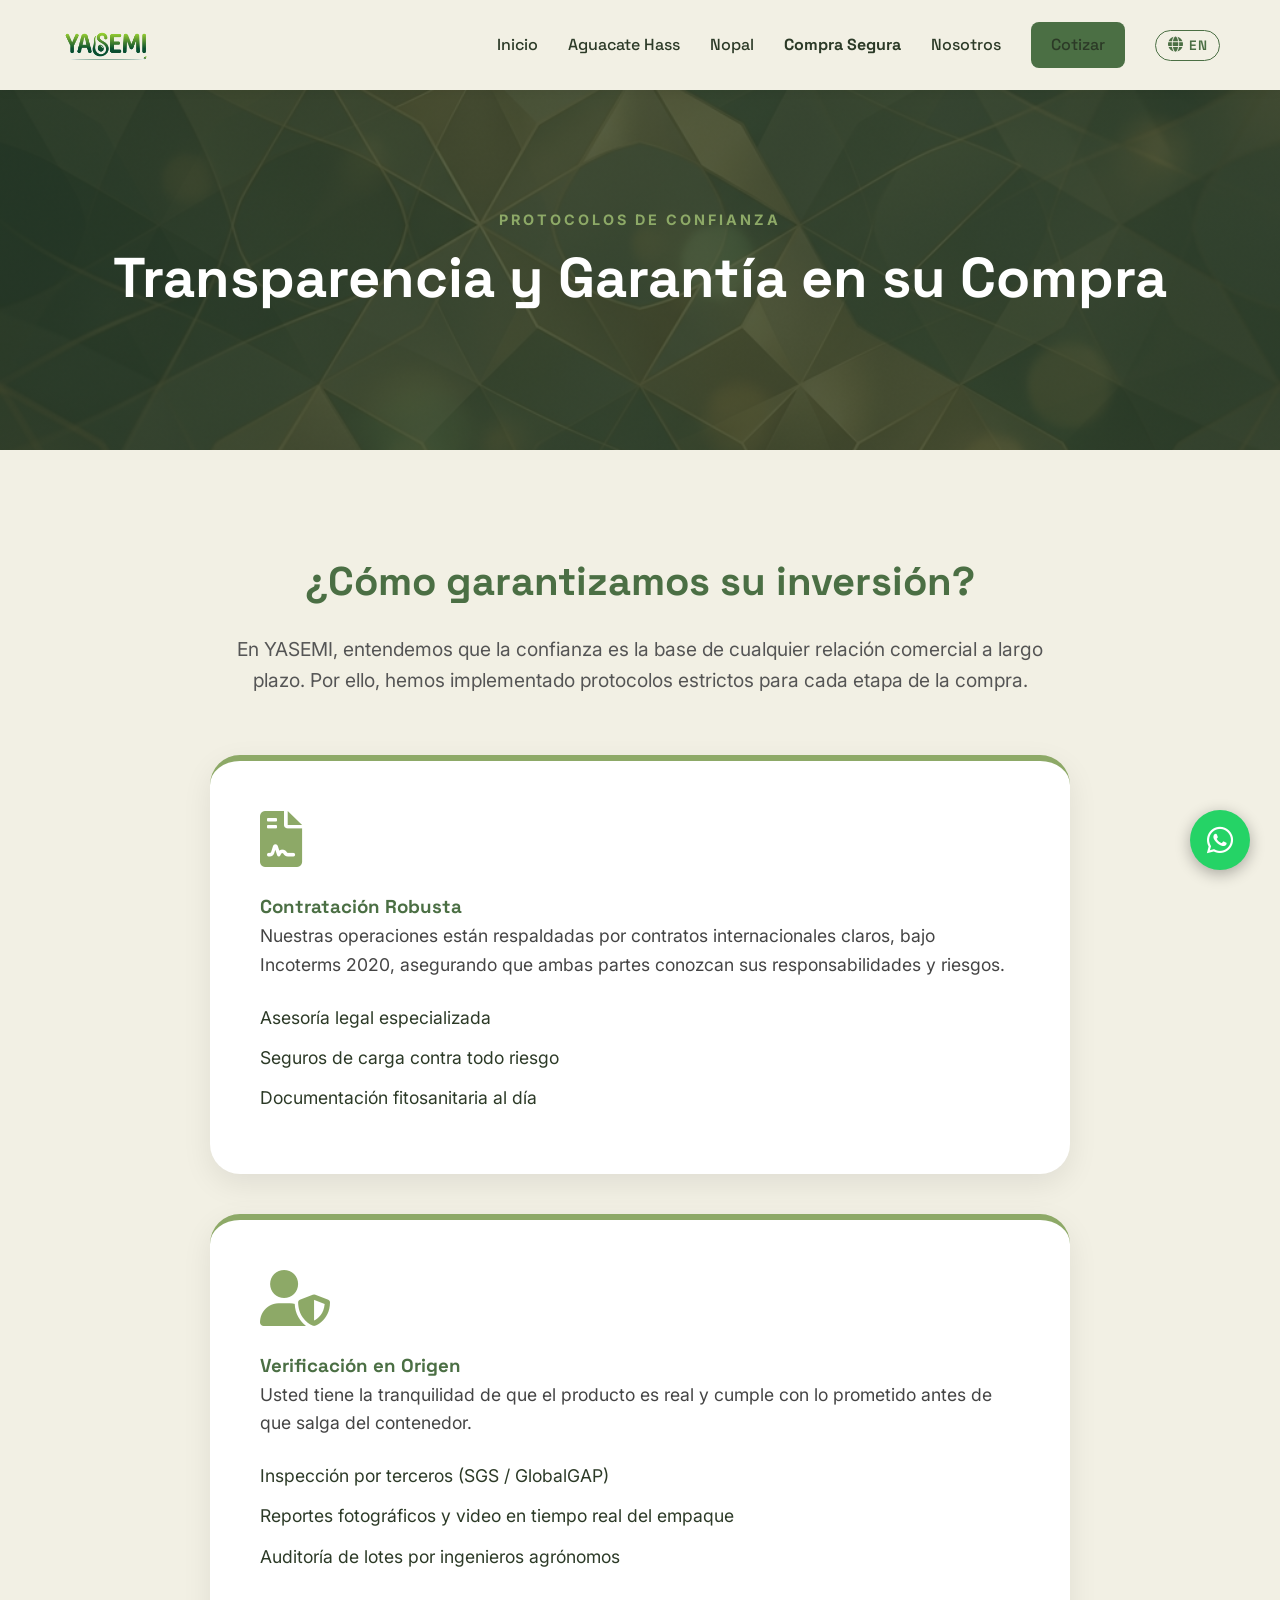
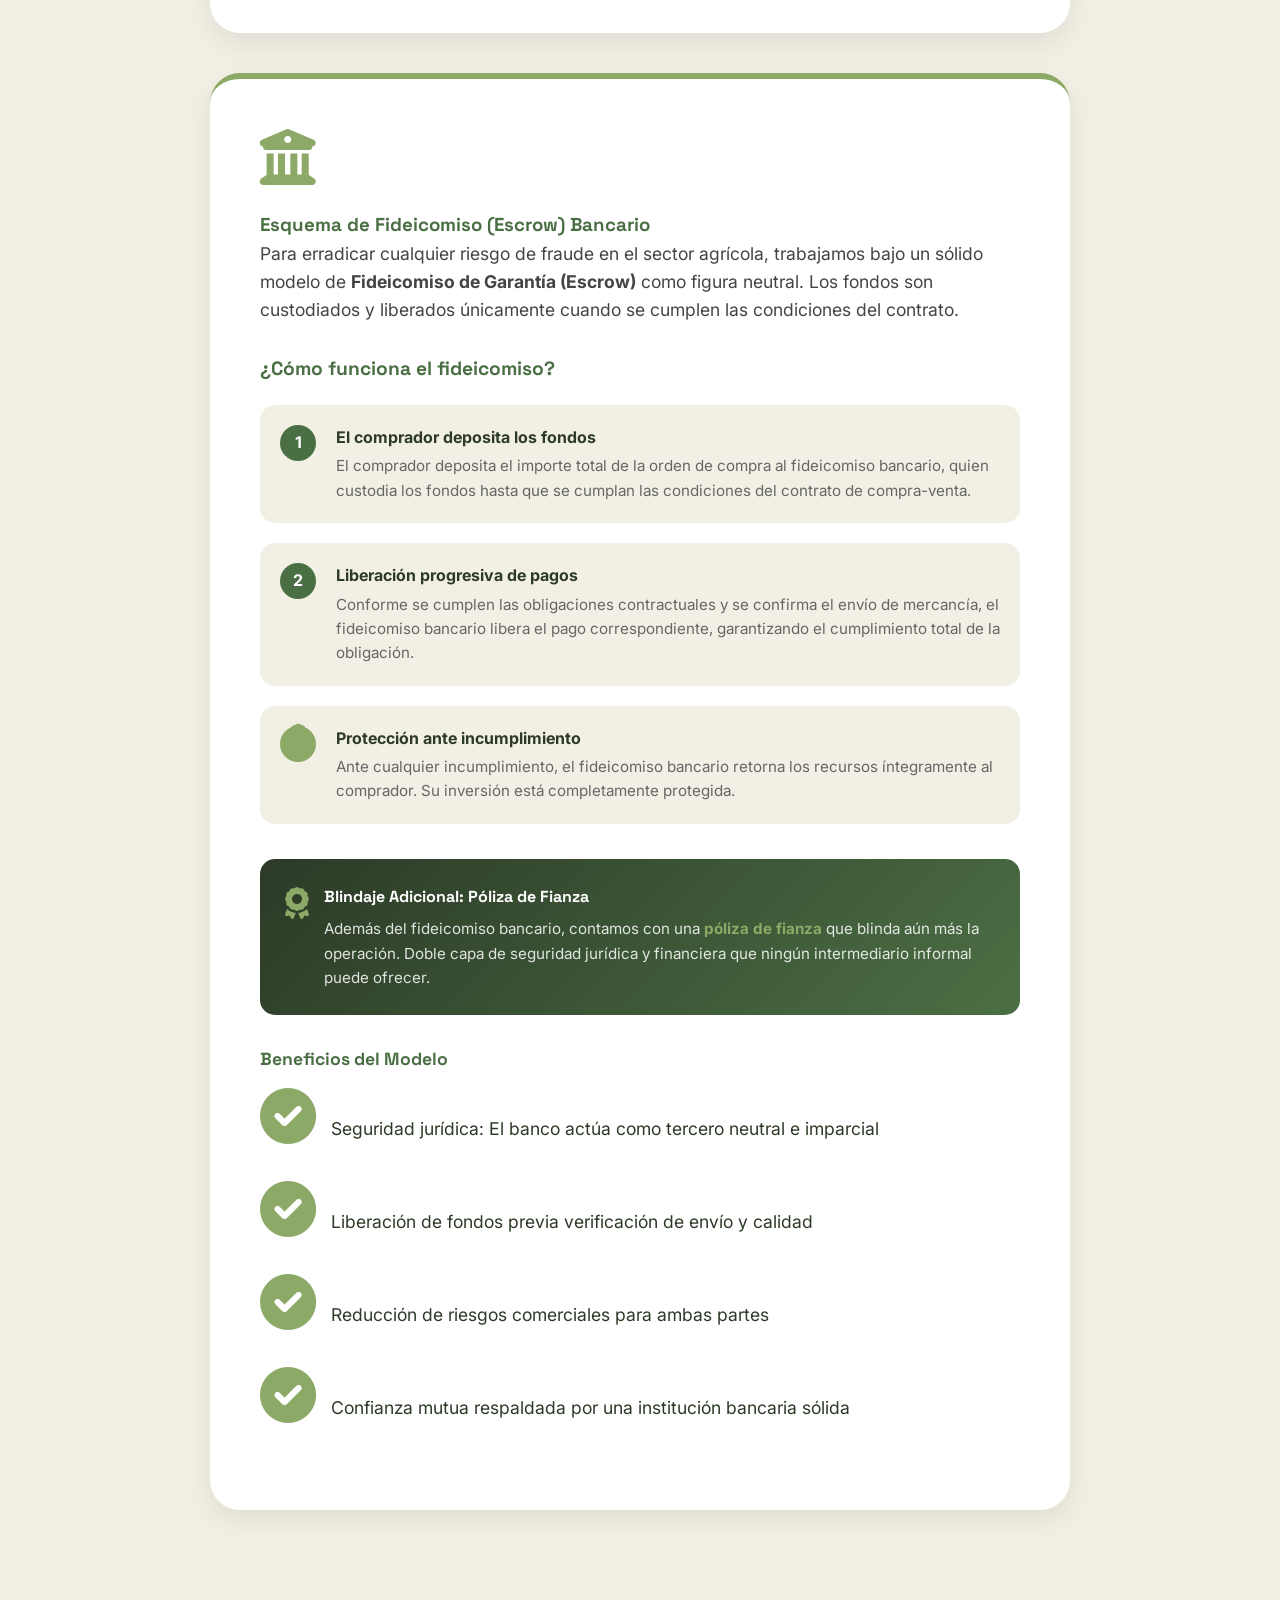
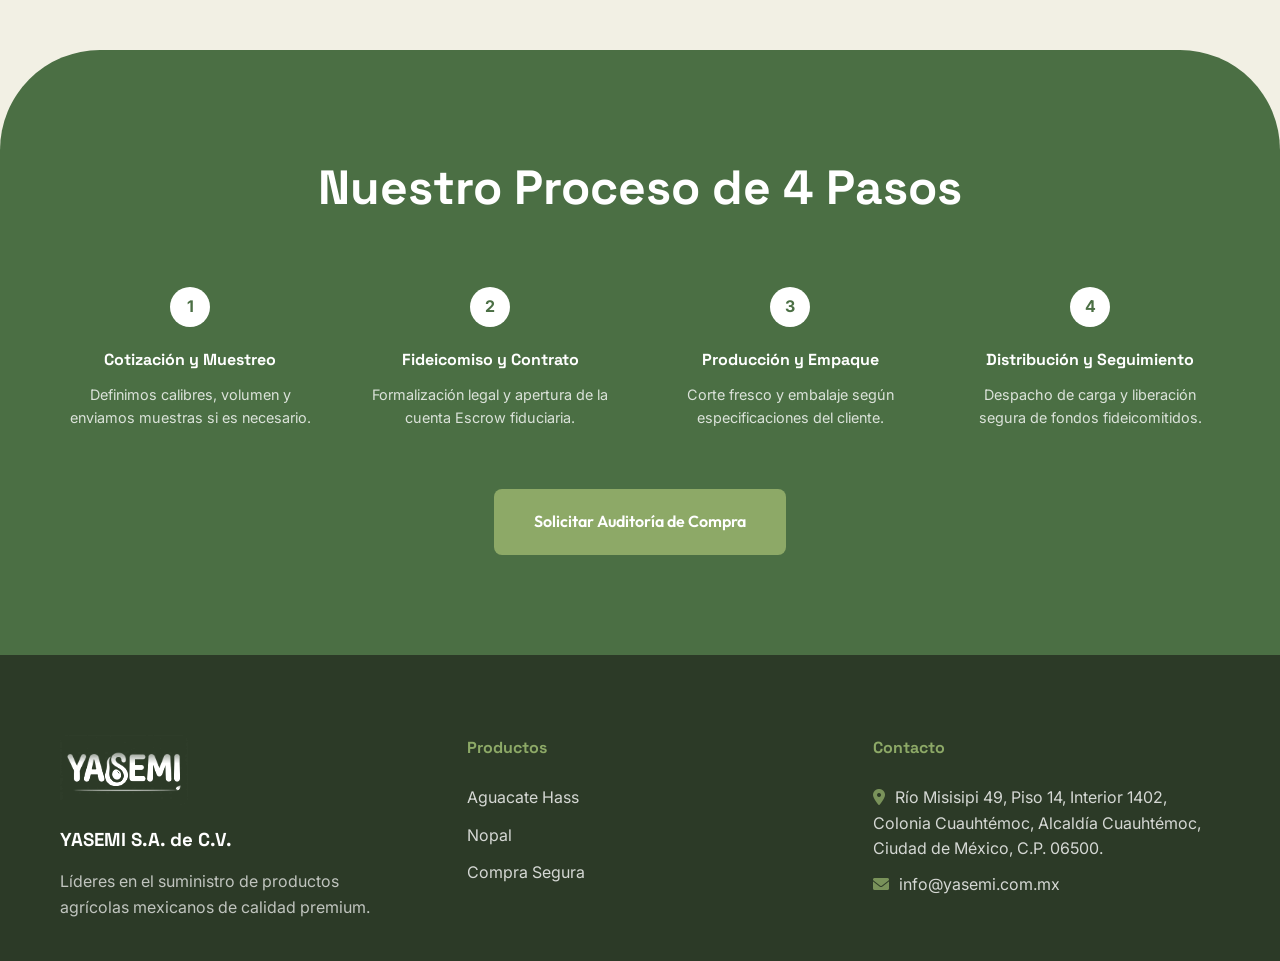
<file: seguridad.html>
<!DOCTYPE html>
<html lang="es">
<head>
    <meta charset="UTF-8">
    <meta name="viewport" content="width=device-width, initial-scale=1.0">
    <meta name="google-site-verification" content="-Ks0clPMk6wn7X6jOwAGqY5-8OkPGLJwfF1V6m7_kwU" />
    <!-- Google Analytics GA4 -->
    <script async src="https://www.googletagmanager.com/gtag/js?id=G-2V7TC8H4LS"></script>
    <script>
      window.dataLayer = window.dataLayer || [];
      function gtag(){dataLayer.push(arguments);}
      gtag('js', new Date());
      gtag('config', 'G-2V7TC8H4LS');
    </script>
    <title data-i18n="seg.title">Compra Segura | Yasemi S.A. de C.V.</title>
    <link rel="stylesheet" href="style.css">
    <link rel="stylesheet" href="https://cdnjs.cloudflare.com/ajax/libs/font-awesome/6.0.0/css/all.min.css">
    <style>
        .hero-internal {
            height: 50vh;
            display: flex;
            align-items: center;
            justify-content: center;
            background: linear-gradient(rgba(44, 58, 39, 0.8), rgba(44, 58, 39, 0.8)), url('security_hero.png');
            background-size: cover;
            background-position: center;
            color: white;
            text-align: center;
            padding-top: 80px;
        }
        .hero-internal h1 {
            color: white;
            font-size: 3.5rem;
        }

        .trust-card {
            background: white;
            padding: 50px;
            border-radius: 30px;
            box-shadow: var(--shadow);
            border-top: 6px solid var(--secondary);
            margin-bottom: 40px;
            transition: var(--transition);
        }

        .trust-card:hover {
            transform: scale(1.01);
        }

        .trust-card i {
            font-size: 3.5rem;
            color: var(--secondary);
            margin-bottom: 25px;
            display: block;
        }

        .step-badge {
            width: 40px;
            height: 40px;
            background: var(--primary);
            color: white;
            border-radius: 50%;
            display: flex;
            align-items: center;
            justify-content: center;
            font-weight: 700;
            margin-bottom: 15px;
        }

        .checklist-item {
            display: flex;
            align-items: center;
            gap: 15px;
            margin-bottom: 12px;
            font-size: 1.1rem;
        }

        .checklist-item i {
            color: var(--secondary);
        }
    </style>
</head>
<body>

    <div id="preloader">
        <div class="counter">0%</div>
    </div>

    <div class="scroll-line">
        <div class="scroll-line-fill"></div>
    </div>

    <nav id="main-nav">
        <div class="container">
            <a href="index.html" class="logo">
                <img src="iso-logo.jpeg" alt="Yasemi Logo" style="height: 50px;">
            </a>
            
            <button class="menu-toggle">
                <i class="fas fa-bars"></i>
            </button>

            <div class="nav-links">
                <a href="index.html" data-i18n="nav.home">Inicio</a>
                <a href="aguacate.html" data-i18n="nav.avocado">Aguacate Hass</a>
                <a href="nopal.html" data-i18n="nav.nopal">Nopal</a>
                <a href="seguridad.html" style="font-weight: 700;" data-i18n="nav.security">Compra Segura</a>
                <a href="nosotros.html" data-i18n="nav.about">Nosotros</a>
                <a href="nosotros.html#contacto" class="btn btn-primary" style="padding: 10px 20px;" data-i18n="nav.quote">Cotizar</a>
                <button class="lang-toggle" aria-label="Cambiar idioma / Switch language">
                    <i class="fas fa-globe"></i><span class="lang-toggle-text">EN</span>
                </button>
            </div>
        </div>
    </nav>

    <header class="hero-internal">
        <div class="container">
            <span style="text-transform: uppercase; letter-spacing: 3px; font-weight: 700; font-size: 0.9rem; color: var(--secondary);" data-i18n="seg.hero.tag">Protocolos de Confianza</span>
            <h1 data-i18n="seg.hero.title">Transparencia y Garantía en su Compra</h1>
        </div>
    </header>

    <section class="reveal">
        <div class="container" style="max-width: 900px;">
            <div style="text-align: center; margin-bottom: 60px;">
                <h2 style="font-size: 2.5rem; margin-bottom: 20px;" data-i18n="seg.intro.title">¿Cómo garantizamos su inversión?</h2>
                <p style="font-size: 1.2rem; color: #555;" data-i18n="seg.intro.text">En YASEMI, entendemos que la confianza es la base de cualquier relación comercial a largo plazo. Por ello, hemos implementado protocolos estrictos para cada etapa de la compra.</p>
            </div>

            <div class="trust-card">
                <i class="fas fa-file-contract"></i>
                <h3 data-i18n="seg.contract.title">Contratación Robusta</h3>
                <p style="margin-bottom: 25px; font-size: 1.1rem; color: #444;" data-i18n="seg.contract.text">Nuestras operaciones están respaldadas por contratos internacionales claros, bajo Incoterms 2020, asegurando que ambas partes conozcan sus responsabilidades y riesgos.</p>
                <div class="checklist-item" data-i18n="seg.contract.i1"><i class="fas fa-check-circle"></i> Asesoría legal especializada</div>
                <div class="checklist-item" data-i18n="seg.contract.i2"><i class="fas fa-check-circle"></i> Seguros de carga contra todo riesgo</div>
                <div class="checklist-item" data-i18n="seg.contract.i3"><i class="fas fa-check-circle"></i> Documentación fitosanitaria al día</div>
            </div>

            <div class="trust-card">
                <i class="fas fa-user-shield"></i>
                <h3 data-i18n="seg.verify.title">Verificación en Origen</h3>
                <p style="margin-bottom: 25px; font-size: 1.1rem; color: #444;" data-i18n="seg.verify.text">Usted tiene la tranquilidad de que el producto es real y cumple con lo prometido antes de que salga del contenedor.</p>
                <div class="checklist-item" data-i18n="seg.verify.i1"><i class="fas fa-check-circle"></i> Inspección por terceros (SGS / GlobalGAP)</div>
                <div class="checklist-item" data-i18n="seg.verify.i2"><i class="fas fa-check-circle"></i> Reportes fotográficos y video en tiempo real del empaque</div>
                <div class="checklist-item" data-i18n="seg.verify.i3"><i class="fas fa-check-circle"></i> Auditoría de lotes por ingenieros agrónomos</div>
            </div>

            <div class="trust-card">
                <i class="fas fa-university"></i>
                <h3 data-i18n="seg.escrow.title">Esquema de Fideicomiso (Escrow) Bancario</h3>
                <p style="margin-bottom: 30px; font-size: 1.1rem; color: #444;" data-i18n="seg.escrow.text">Para erradicar cualquier riesgo de fraude en el sector agrícola, trabajamos bajo un sólido modelo de <strong>Fideicomiso de Garantía (Escrow)</strong> como figura neutral. Los fondos son custodiados y liberados únicamente cuando se cumplen las condiciones del contrato.</p>

                <!-- Los 3 pasos del proceso escrow -->
                <h4 style="margin-bottom: 20px; font-size: 1.2rem; color: var(--primary);" data-i18n="seg.escrow.stepsTitle">¿Cómo funciona el fideicomiso?</h4>
                <div style="display: flex; flex-direction: column; gap: 20px; margin-bottom: 35px;">
                    <div style="display: flex; gap: 20px; align-items: flex-start; background: var(--bg-cream); border-radius: 15px; padding: 20px;">
                        <div style="background: var(--primary); color: white; border-radius: 50%; width: 36px; height: 36px; display: flex; align-items: center; justify-content: center; font-weight: 700; flex-shrink: 0;">1</div>
                        <div>
                            <strong data-i18n="seg.escrow.step1Title">El comprador deposita los fondos</strong>
                            <p style="color: #666; margin-top: 4px; font-size: 0.95rem;" data-i18n="seg.escrow.step1Text">El comprador deposita el importe total de la orden de compra al fideicomiso bancario, quien custodia los fondos hasta que se cumplan las condiciones del contrato de compra-venta.</p>
                        </div>
                    </div>
                    <div style="display: flex; gap: 20px; align-items: flex-start; background: var(--bg-cream); border-radius: 15px; padding: 20px;">
                        <div style="background: var(--primary); color: white; border-radius: 50%; width: 36px; height: 36px; display: flex; align-items: center; justify-content: center; font-weight: 700; flex-shrink: 0;">2</div>
                        <div>
                            <strong data-i18n="seg.escrow.step2Title">Liberación progresiva de pagos</strong>
                            <p style="color: #666; margin-top: 4px; font-size: 0.95rem;" data-i18n="seg.escrow.step2Text">Conforme se cumplen las obligaciones contractuales y se confirma el envío de mercancía, el fideicomiso bancario libera el pago correspondiente, garantizando el cumplimiento total de la obligación.</p>
                        </div>
                    </div>
                    <div style="display: flex; gap: 20px; align-items: flex-start; background: var(--bg-cream); border-radius: 15px; padding: 20px;">
                        <div style="background: var(--secondary); color: white; border-radius: 50%; width: 36px; height: 36px; display: flex; align-items: center; justify-content: center; font-weight: 700; flex-shrink: 0;"><i class="fas fa-shield-alt" style="font-size: 0.9rem;"></i></div>
                        <div>
                            <strong data-i18n="seg.escrow.step3Title">Protección ante incumplimiento</strong>
                            <p style="color: #666; margin-top: 4px; font-size: 0.95rem;" data-i18n="seg.escrow.step3Text">Ante cualquier incumplimiento, el fideicomiso bancario retorna los recursos íntegramente al comprador. Su inversión está completamente protegida.</p>
                        </div>
                    </div>
                </div>

                <!-- Póliza de Fianza - Diferenciador clave -->
                <div style="background: linear-gradient(135deg, #2C3A27, #4B6F44); border-radius: 15px; padding: 25px; margin-bottom: 30px;">
                    <div style="display: flex; gap: 15px; align-items: flex-start;">
                        <i class="fas fa-award" style="color: var(--secondary); font-size: 2rem; margin-top: 3px; flex-shrink: 0;"></i>
                        <div>
                            <h4 style="color: white; margin-bottom: 8px;" data-i18n="seg.escrow.fianzaTitle">Blindaje Adicional: Póliza de Fianza</h4>
                            <p style="color: rgba(255,255,255,0.85); font-size: 0.95rem;" data-i18n="seg.escrow.fianzaText">Además del fideicomiso bancario, contamos con una <strong style="color: var(--secondary);">póliza de fianza</strong> que blinda aún más la operación. Doble capa de seguridad jurídica y financiera que ningún intermediario informal puede ofrecer.</p>
                        </div>
                    </div>
                </div>

                <!-- Beneficios clave -->
                <h4 style="margin-bottom: 15px; font-size: 1.1rem; color: var(--primary);" data-i18n="seg.escrow.benefitsTitle">Beneficios del Modelo</h4>
                <div class="checklist-item" data-i18n="seg.escrow.i1"><i class="fas fa-check-circle"></i> Seguridad jurídica: El banco actúa como tercero neutral e imparcial</div>
                <div class="checklist-item" data-i18n="seg.escrow.i2"><i class="fas fa-check-circle"></i> Liberación de fondos previa verificación de envío y calidad</div>
                <div class="checklist-item" data-i18n="seg.escrow.i3"><i class="fas fa-check-circle"></i> Reducción de riesgos comerciales para ambas partes</div>
                <div class="checklist-item" data-i18n="seg.escrow.i4"><i class="fas fa-check-circle"></i> Confianza mutua respaldada por una institución bancaria sólida</div>
            </div>
        </div>
    </section>

    <section class="reveal" style="background: var(--primary); color: white; border-radius: 100px 100px 0 0;">
        <div class="container" style="text-align: center;">
            <h2 style="color: white; font-size: 3rem; margin-bottom: 30px;" data-i18n="seg.process.title">Nuestro Proceso de 4 Pasos</h2>
            <div style="display: grid; grid-template-columns: repeat(auto-fit, minmax(200px, 1fr)); gap: 40px; margin-top: 60px;">
                <div>
                    <div class="step-badge" style="background: white; color: var(--primary); margin: 0 auto 20px;">1</div>
                    <h4 style="color: white; margin-bottom: 10px;" data-i18n="seg.process.s1Title">Cotización y Muestreo</h4>
                    <p style="opacity: 0.8; font-size: 0.9rem;" data-i18n="seg.process.s1Text">Definimos calibres, volumen y enviamos muestras si es necesario.</p>
                </div>
                <div>
                    <div class="step-badge" style="background: white; color: var(--primary); margin: 0 auto 20px;">2</div>
                    <h4 style="color: white; margin-bottom: 10px;" data-i18n="seg.process.s2Title">Fideicomiso y Contrato</h4>
                    <p style="opacity: 0.8; font-size: 0.9rem;" data-i18n="seg.process.s2Text">Formalización legal y apertura de la cuenta Escrow fiduciaria.</p>
                </div>
                <div>
                    <div class="step-badge" style="background: white; color: var(--primary); margin: 0 auto 20px;">3</div>
                    <h4 style="color: white; margin-bottom: 10px;" data-i18n="seg.process.s3Title">Producción y Empaque</h4>
                    <p style="opacity: 0.8; font-size: 0.9rem;" data-i18n="seg.process.s3Text">Corte fresco y embalaje según especificaciones del cliente.</p>
                </div>
                <div>
                    <div class="step-badge" style="background: white; color: var(--primary); margin: 0 auto 20px;">4</div>
                    <h4 style="color: white; margin-bottom: 10px;" data-i18n="seg.process.s4Title">Distribución y Seguimiento</h4>
                    <p style="opacity: 0.8; font-size: 0.9rem;" data-i18n="seg.process.s4Text">Despacho de carga y liberación segura de fondos fideicomitidos.</p>
                </div>
            </div>
            <a href="nosotros.html#contacto" class="btn" style="margin-top: 60px; background: var(--secondary); color: white; padding: 20px 40px;" data-i18n="seg.process.cta">Solicitar Auditoría de Compra</a>
        </div>
    </section>

    <footer style="background: var(--text-dark); color: white; padding: 80px 0 40px;">
        <div class="container">
            <div style="display: grid; grid-template-columns: repeat(auto-fit, minmax(200px, 1fr)); gap: 60px;">
                <div>
                    <img src="iso-logo.jpeg" alt="Yasemi Logo" style="height: 70px; border-radius: 8px; margin-bottom: 20px;">
                    <h3 style="color: white; margin-bottom: 15px;">YASEMI S.A. de C.V.</h3>
                    <p style="opacity: 0.7;" data-i18n="footer.taglineSupply">Líderes en el suministro de productos agrícolas mexicanos de calidad premium.</p>
                </div>
                <div>
                    <h4 style="color: var(--secondary); margin-bottom: 25px;" data-i18n="footer.products">Productos</h4>
                    <ul style="list-style: none;">
                        <li style="margin-bottom: 12px;"><a href="aguacate.html" style="color: white; text-decoration: none; opacity: 0.8;" data-i18n="nav.avocado">Aguacate Hass</a></li>
                        <li style="margin-bottom: 12px;"><a href="nopal.html" style="color: white; text-decoration: none; opacity: 0.8;" data-i18n="nav.nopal">Nopal</a></li>
                        <li style="margin-bottom: 12px;"><a href="seguridad.html" style="color: white; text-decoration: none; opacity: 0.8;" data-i18n="nav.security">Compra Segura</a></li>
                    </ul>
                </div>
                <div>
                    <h4 style="color: var(--secondary); margin-bottom: 25px;" data-i18n="footer.contact">Contacto</h4>
                    <p style="margin-bottom: 10px; opacity: 0.8;"><i class="fas fa-map-marker-alt" style="margin-right: 10px; color: var(--secondary);"></i><span data-i18n="footer.locationMX">CDMX, México</span></p>
                    <p style="margin-bottom: 10px; opacity: 0.8;"><i class="fas fa-envelope" style="margin-right: 10px; color: var(--secondary);"></i>info@yasemi.com.mx</p>
                </div>
            </div>
        </div>
    </footer>

    <a href="https://wa.me/524491522066" class="whatsapp-btn" target="_blank">
        <i class="fab fa-whatsapp"></i>
    </a>

    <script src="main.js"></script>
</body>
</html>
</file>
<file: style.css>
@import url('https://fonts.googleapis.com/css2?family=Inter:wght@300;400;600;700&family=Outfit:wght@400;600;700&family=Space+Grotesk:wght@300;400;600;700&display=swap');

* {
    margin: 0;
    padding: 0;
    box-sizing: border-box;
}


:root {
    --primary: #4B6F44; /* Verde Aguacate */
    --secondary: #8DA967; /* Verde Nopal */
    --bg-cream: #F2F0E4;
    --text-dark: #2C3A27;
    --text-light: #F2F0E4;
    --accent-brown: #4A3728;
    --white: #FFFFFF;
    --transition: all 0.3s cubic-bezier(0.4, 0, 0.2, 1);
    --shadow: 0 10px 30px rgba(0,0,0,0.08);
    --glass: rgba(255, 255, 255, 0.1);
}

* {
    margin: 0;
    padding: 0;
    box-sizing: border-box;
}

body {
    font-family: 'Inter', sans-serif;
    background-color: var(--bg-cream);
    color: var(--text-dark);
    line-height: 1.6;
    overflow-x: hidden;
}

h1, h2, h3, h4 {
    font-family: 'Space Grotesk', sans-serif; /* High-end geometric font */
    color: var(--primary);
    font-weight: 700;
}


/* Reusable Components */
.container {
    max-width: 1200px;
    margin: 0 auto;
    padding: 0 20px;
}

.btn {
    display: inline-block;
    padding: 14px 28px;
    border-radius: 8px;
    text-decoration: none;
    font-weight: 600;
    transition: var(--transition);
    cursor: pointer;
    border: none;
    font-family: 'Outfit', sans-serif;
}

.btn-primary {
    background-color: var(--primary);
    color: var(--white);
}

.btn-primary:hover {
    background-color: var(--accent-brown);
    transform: translateY(-2px);
    box-shadow: 0 5px 15px rgba(0,0,0,0.2);
}

.btn-outline {
    border: 2px solid var(--primary);
    color: var(--primary);
}

.btn-outline:hover {
    background-color: var(--primary);
    color: var(--white);
}

/* Navigation */
nav {
    position: fixed;
    top: 0;
    width: 100%;
    padding: 20px 0;
    z-index: 2000;
    transition: var(--transition);
    background: #F2F0E4; /* Solid background for better blend mode support */
    box-shadow: 0 2px 10px rgba(0,0,0,0.05);
}

nav.scrolled {
    padding: 10px 0;
    box-shadow: var(--shadow);
}

nav .container {
    display: flex;
    justify-content: space-between;
    align-items: center;
}

.logo {
    display: flex;
    align-items: center;
    mix-blend-mode: darken; /* Oculta el fondo blanco del JPEG sobre el fondo crema */
    transition: var(--transition);
}

.logo img {
    height: 50px;
    transition: var(--transition);
}

.nav-links {
    display: flex;
    gap: 30px;
    align-items: center;
}

.nav-links a {
    text-decoration: none;
    color: var(--text-dark);
    font-weight: 500;
    transition: var(--transition);
    font-family: 'Space Grotesk', sans-serif;
}

.nav-links a:hover {
    color: var(--primary);
}

/* Language Toggle Button */
.lang-toggle {
    display: inline-flex;
    align-items: center;
    gap: 6px;
    background: transparent;
    border: 1.5px solid var(--primary);
    color: var(--primary);
    padding: 6px 12px;
    border-radius: 20px;
    font-family: 'Space Grotesk', sans-serif;
    font-weight: 600;
    font-size: 0.85rem;
    cursor: pointer;
    transition: var(--transition);
    letter-spacing: 0.5px;
}

.lang-toggle:hover {
    background: var(--primary);
    color: var(--white);
    transform: translateY(-1px);
}

.lang-toggle i {
    font-size: 0.95rem;
}

/* Menu Toggle Button */
.menu-toggle {
    display: none;
    background: none;
    border: none;
    color: var(--text-dark);
    font-size: 1.5rem;
    cursor: pointer;
    z-index: 1001;
    transition: var(--transition);
}

@media (max-width: 768px) {
    .menu-toggle {
        display: block;
        z-index: 10001; /* Asegurar que el botón esté arriba del panel */
    }

    .nav-links {
        position: fixed;
        top: 0;
        right: -100%;
        width: 80%;
        height: 100vh;
        background: white;
        flex-direction: column;
        justify-content: center; /* Volver a centrar para mejor equilibrio visual */
        gap: 25px; /* Gap más compacto */
        transition: var(--transition);
        box-shadow: -10px 0 30px rgba(0,0,0,0.1);
        z-index: 10000; /* Encima de todo */
        display: flex !important; /* Asegurar visibilidad cuando se activa */
    }

    .nav-links.active {
        right: 0;
    }
}


/* Floating WhatsApp */
.whatsapp-btn {
    position: fixed;
    bottom: 30px;
    right: 30px;
    width: 60px;
    height: 60px;
    background-color: #25D366;
    border-radius: 50%;
    display: flex;
    justify-content: center;
    align-items: center;
    color: white;
    font-size: 30px;
    box-shadow: 0 4px 15px rgba(0,0,0,0.3);
    z-index: 1000;
    transition: var(--transition);
    text-decoration: none;
}

.whatsapp-btn:hover {
    transform: scale(1.1);
}

/* Sections */
section {
    padding: 100px 0;
}

.hero {
    height: 100vh;
    display: flex;
    align-items: center;
    background: linear-gradient(rgba(0,0,0,0.4), rgba(0,0,0,0.4)), url('hero-bg.jpg');
    background-size: cover;
    background-position: center;
    color: var(--white);
    text-align: center;
}

.hero h1 {
    color: var(--white);
    font-size: 4rem;
    margin-bottom: 20px;
}

footer img {
    height: 70px;
    margin-bottom: 15px;
    filter: invert(1) grayscale(1) brightness(2); /* White background -> Black; Logo -> White */
    mix-blend-mode: screen; /* Black background -> Transparent */
    display: block;
}



/* Reveal Animations */
.reveal {
    opacity: 0;
    transform: translateY(40px);
    transition: all 0.8s cubic-bezier(0.25, 0.46, 0.45, 0.94);
    visibility: hidden;
}

@media (max-width: 768px) {
    .reveal {
        transform: translateY(20px); /* Subtle movement on mobile */
    }
}


.reveal.active {
    opacity: 1;
    transform: translateY(0);
    visibility: visible;
}

/* Preloader */
#preloader {
    position: fixed;
    top: 0;
    left: 0;
    width: 100%;
    height: 100%;
    background: var(--primary);
    display: flex;
    flex-direction: column;
    justify-content: center;
    align-items: center;
    z-index: 9999;
    color: var(--white);
    transition: transform 0.8s cubic-bezier(0.86, 0, 0.07, 1);
}

#preloader .counter {
    font-family: 'Space Grotesk', sans-serif;
    font-size: 6rem;
    font-weight: 800;
}

#preloader.loaded {
    transform: translateY(-100%);
}

/* Progress Line - Fixed Top */
.scroll-line {
    position: fixed;
    top: 0;
    left: 0;
    width: 100%;
    height: 4px;
    background: rgba(75, 111, 68, 0.1);
    z-index: 2000;
}

.scroll-line-fill {
    height: 100%;
    width: 0%;
    background: var(--secondary);
    transition: width 0.1s linear;
}

/* Horizontal Scroll System (Desktop Only) - ROBUST DYNAMIC VERSION */
@media (min-width: 1024px) {
    /* El alto de este wrapper será seteado dinámicamente por JS */
    .horizontal-scroll-wrapper {
        position: relative;
        width: 100%;
    }

    .horizontal-scroll-sticky {
        position: sticky;
        top: 0;
        height: 100vh;
        width: 100vw;
        overflow: hidden;
        background: var(--bg-cream);
    }

    .horizontal-scroll-track {
        display: flex;
        height: 100%;
        width: max-content; /* Se adapta automáticamente al número de hijos */
        will-change: transform;
    }

    .h-module {
        width: 100vw;
        height: 100vh;
        flex-shrink: 0;
        display: flex;
        flex-direction: column;
        justify-content: center;
        /* Padding superior para que no choque con el header */
        padding: 100px 5% 0 5%;
    }
}

/* Responsive Helpers for Modules */
.responsive-grid {
    display: grid;
    grid-template-columns: 1fr 1fr;
    gap: 20px;
}

.solution-card {
    background: white;
    border-radius: 25px;
    overflow: hidden;
    box-shadow: var(--shadow);
    display: flex;
    align-items: stretch;
    height: 180px;
    border: 1px solid #eee;
}

.promesa-title {
    font-size: 1.8rem;
    color: white;
    margin: 0;
}

@media (max-width: 1023px) {
    .responsive-grid {
        grid-template-columns: 1fr !important;
    }
    
    .solution-card {
        flex-direction: column !important;
        height: auto !important;
    }
    
    .solution-card img {
        width: 100% !important;
        height: 200px !important;
    }

    .promesa-title {
        font-size: 1.5rem !important; /* Aproximadamente 10-15% menos */
    }
}

/* Fallback for Mobile (Vertical) */
@media (max-width: 1023px) {
    .horizontal-scroll-wrapper {
        height: auto !important;
    }
    .horizontal-scroll-sticky {
        position: relative !important;
        height: auto !important;
        overflow: visible !important;
        display: block !important;
    }
    .horizontal-scroll-track {
        flex-direction: column !important;
        width: 100% !important;
        transform: none !important;
    }
    .h-module {
        width: 100% !important;
        height: auto !important;
        padding: 120px 20px 60px 20px !important;
    }
}

/* Contrast Fix for Dark Sections */
section[style*="background: var(--primary)"] h2,
section[style*="background: var(--primary)"] h3,
section[style*="background: var(--text-dark)"] h2,
section[style*="background: var(--text-dark)"] h3,
section[style*="background: var(--accent-brown)"] h1,
section[style*="background: var(--accent-brown)"] h2,
section[style*="background: var(--accent-brown)"] h3 {
    color: var(--white) !important;
}






/* Urgency Widget */
.urgency-widget {
    background: var(--accent-brown);
    color: var(--white);
    padding: 10px;
    text-align: center;
    font-weight: 600;
    font-size: 14px;
}

/* Responsive */
@media (max-width: 768px) {
    .nav-links {
        display: none;
    }
    .hero h1 {
        font-size: 2.5rem;
    }
}

/* Global Shared Info Cards & Benefit Tags */
.info-card {
    background: white;
    padding: 40px;
    border-radius: 30px;
    box-shadow: var(--shadow);
    border: 1px solid #eee;
    height: 100%;
    transition: var(--transition);
}

.info-card:hover {
    transform: translateY(-10px);
    border-color: var(--secondary);
}

.info-card i {
    font-size: 3rem;
    color: var(--secondary);
    margin-bottom: 20px;
    display: block;
}

.benefit-tag {
    display: inline-block;
    background: var(--bg-cream);
    color: var(--primary);
    padding: 5px 15px;
    border-radius: 20px;
    font-size: 0.85rem;
    font-weight: 700;
    margin-bottom: 15px;
    text-transform: uppercase;
    letter-spacing: 1px;
}
</file>
